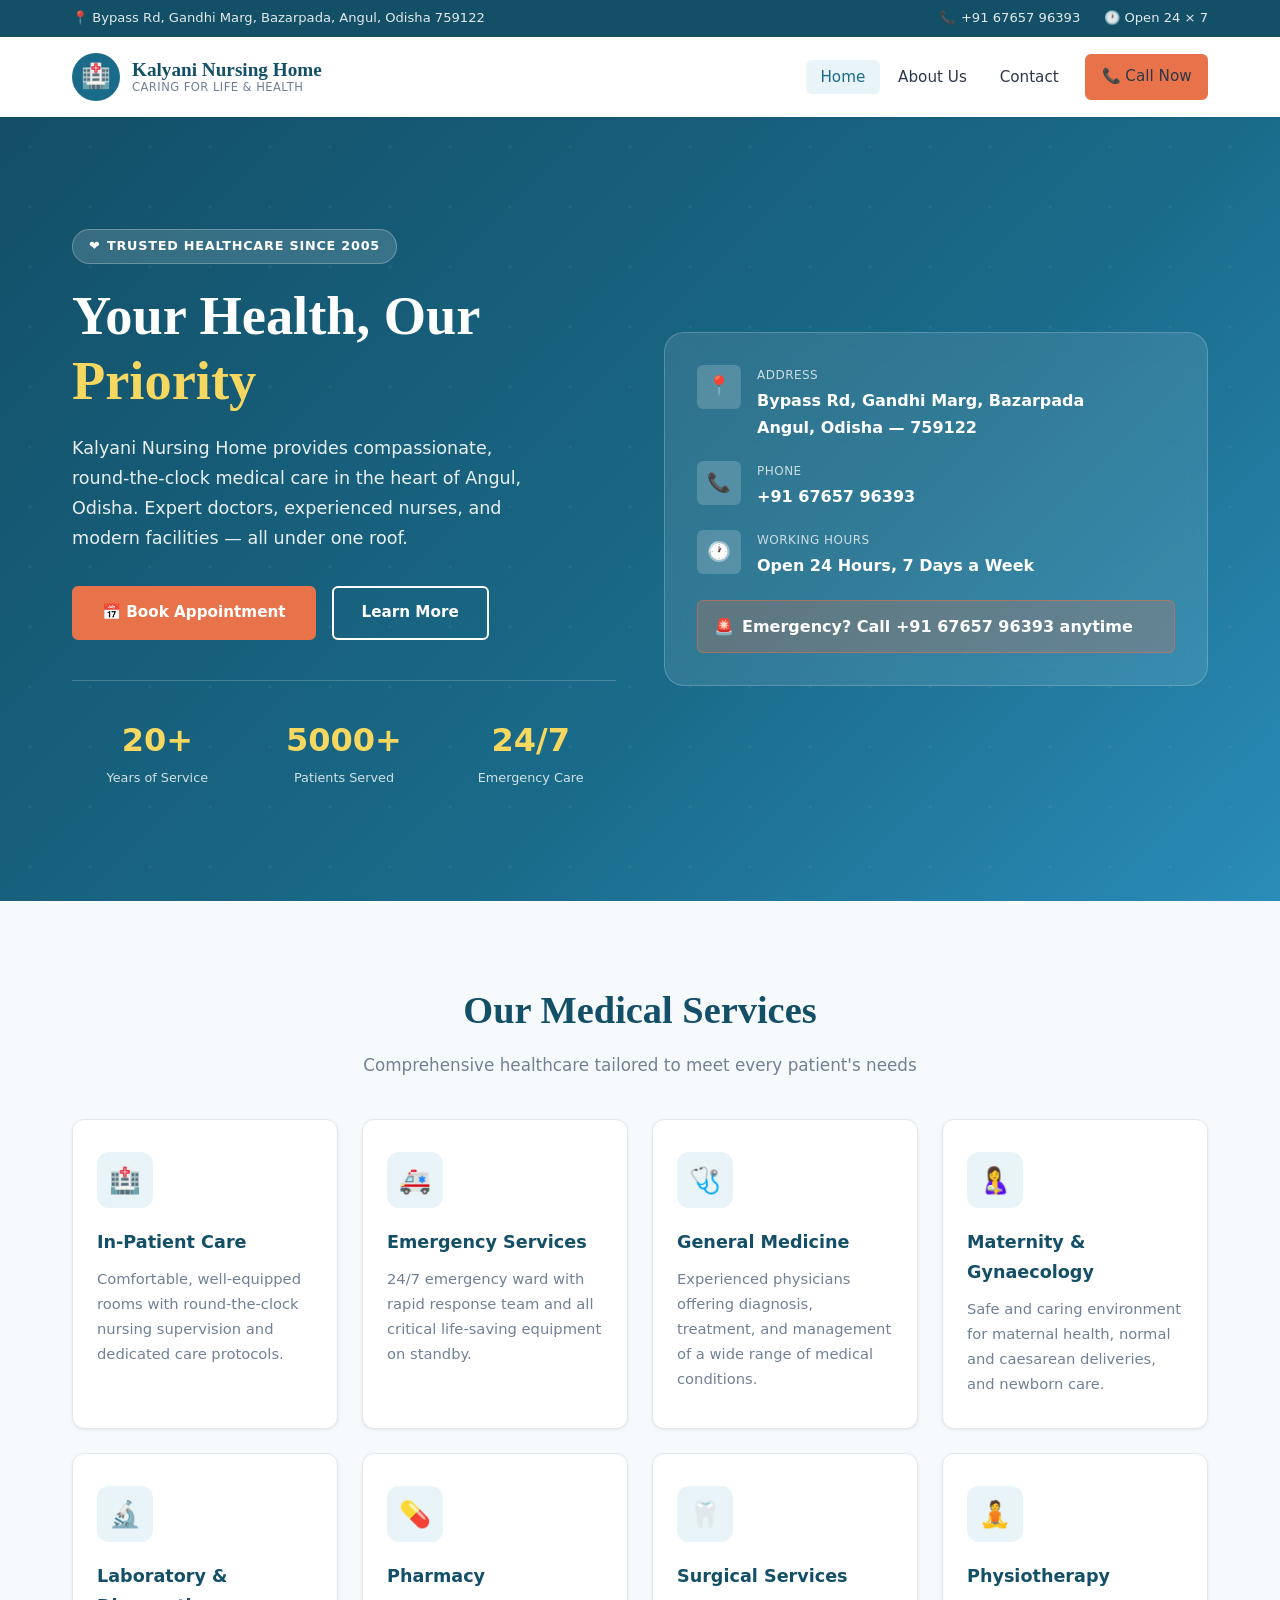
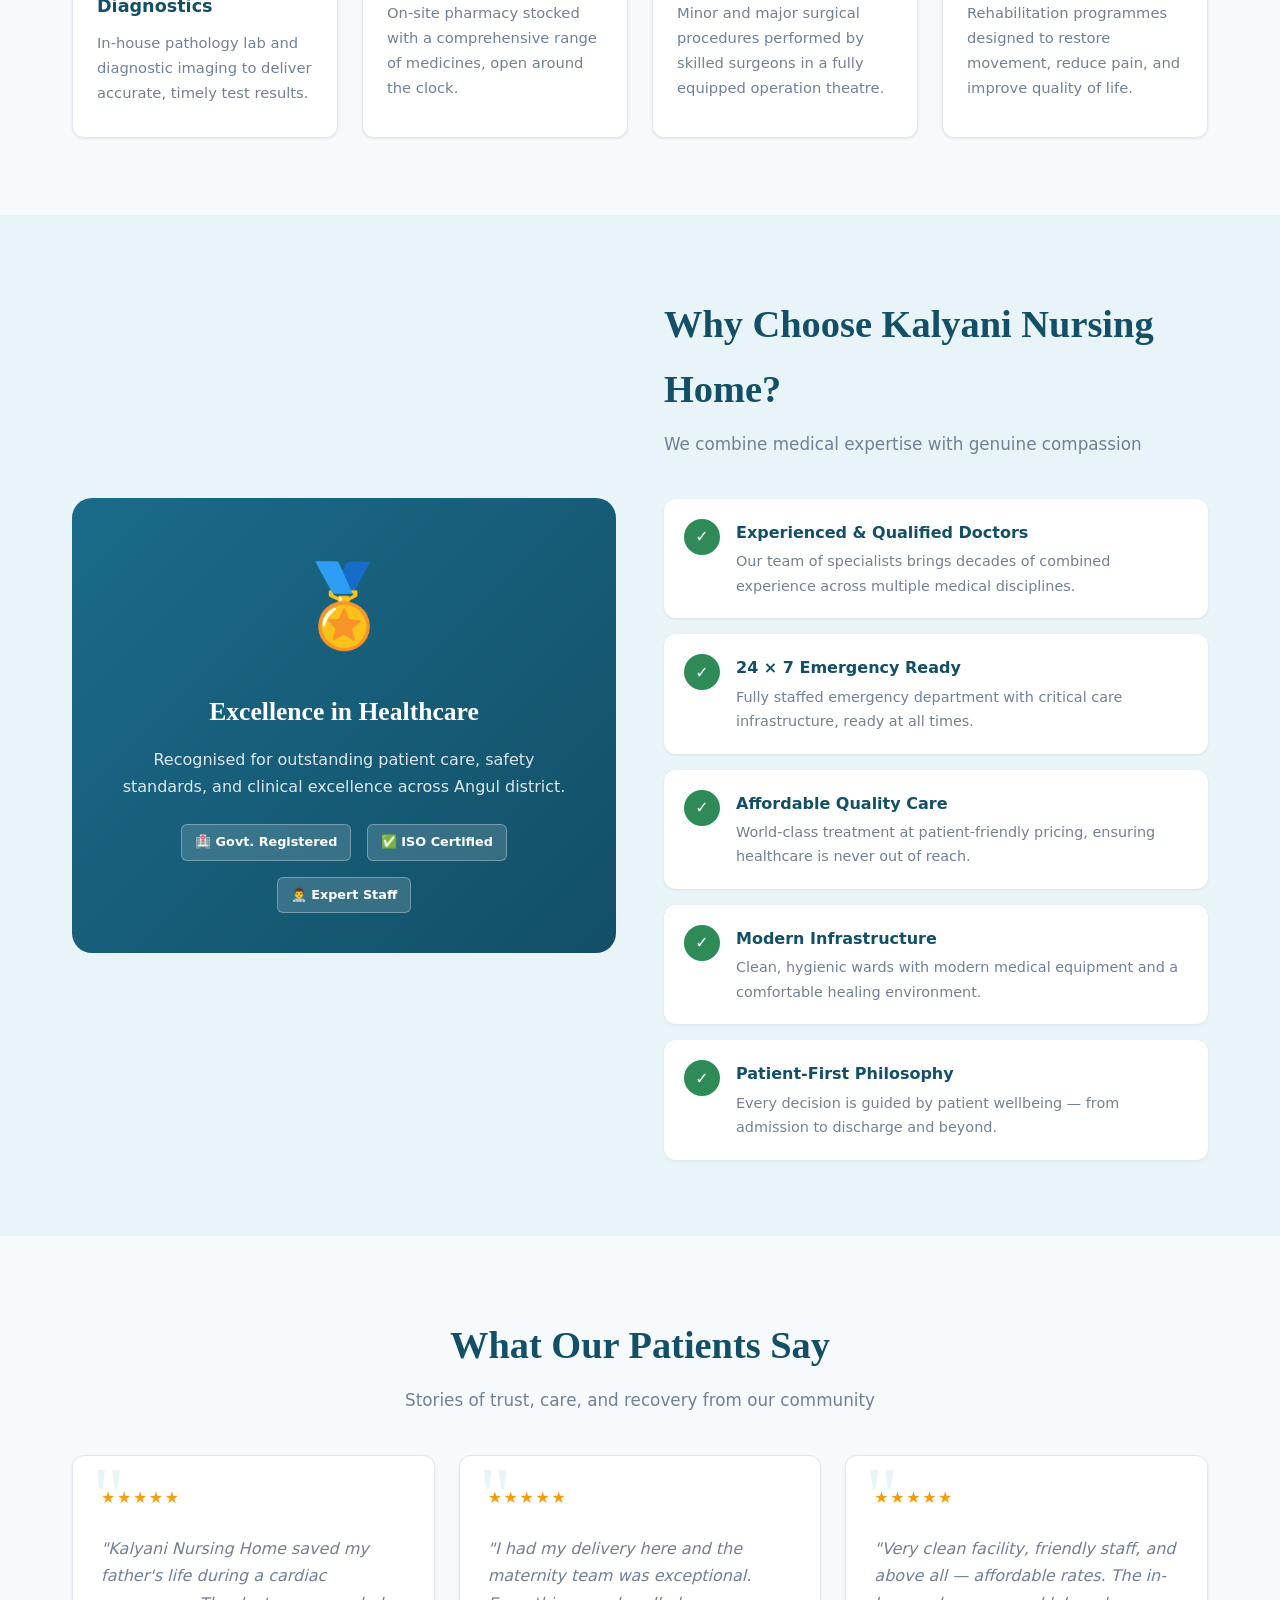
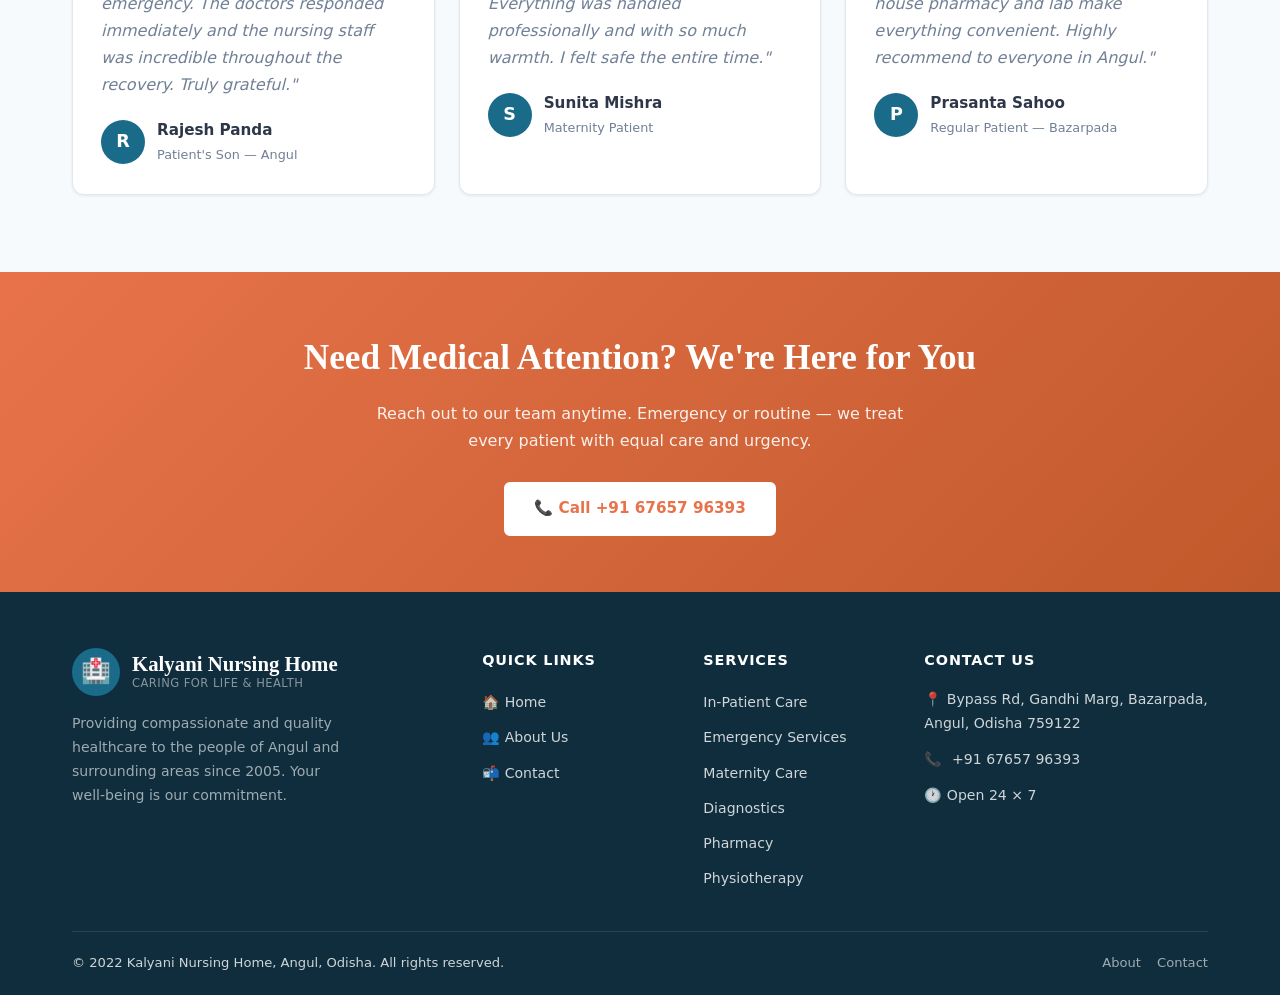
<file: index.html>
<!DOCTYPE html>
<html lang="en">
<head>
  <meta charset="UTF-8" />
  <meta name="viewport" content="width=device-width, initial-scale=1.0" />
  <meta name="description" content="Kalyani Nursing Home — Professional healthcare and nursing services in Angul, Odisha. Providing compassionate care 24/7." />
  <title>Kalyani Nursing Home | Angul, Odisha</title>
  <link rel="stylesheet" href="styles.css" />
  <link rel="icon" href="data:image/svg+xml,<svg xmlns='http://www.w3.org/2000/svg' viewBox='0 0 32 32'><rect width='32' height='32' rx='6' fill='%231a6b8a'/><text x='50%25' y='58%25' font-size='20' text-anchor='middle' dominant-baseline='middle' fill='white'>🏥</text></svg>" />
</head>
<body>

  <!-- ===== TOPBAR ===== -->
  <div class="topbar">
    <div class="container">
      <span class="topbar-item">📍 Bypass Rd, Gandhi Marg, Bazarpada, Angul, Odisha 759122</span>
      <div style="display:flex;gap:1.5rem;flex-wrap:wrap;">
        <a href="tel:6765796393" class="topbar-item">📞 <span>+91 67657 96393</span></a>
        <span class="topbar-item">🕐 Open 24 × 7</span>
      </div>
    </div>
  </div>

  <!-- ===== HEADER ===== -->
  <header class="header">
    <nav class="container nav-inner">
      <a href="index.html" class="logo" aria-label="Kalyani Nursing Home Home">
        <div class="logo-icon" aria-hidden="true">🏥</div>
        <div class="logo-text">
          <div class="logo-name">Kalyani Nursing Home</div>
          <div class="logo-tagline">Caring for Life &amp; Health</div>
        </div>
      </a>

      <ul class="nav-links" id="navLinks" role="list">
        <li><a href="index.html" class="active" aria-current="page">Home</a></li>
        <li><a href="about.html">About Us</a></li>
        <li><a href="contact.html">Contact</a></li>
        <li><a href="tel:6765796393" class="btn btn-primary nav-cta">📞 Call Now</a></li>
      </ul>

      <button class="hamburger" id="hamburger" aria-label="Toggle navigation" aria-expanded="false" aria-controls="navLinks">
        <span></span><span></span><span></span>
      </button>
    </nav>
  </header>

  <!-- ===== HERO ===== -->
  <section class="hero">
    <div class="container hero-inner">
      <div class="hero-content">
        <div class="hero-badge">
          <span>❤️</span> Trusted Healthcare Since 2005
        </div>
        <h1>Your Health, Our <span>Priority</span></h1>
        <p class="hero-desc">
          Kalyani Nursing Home provides compassionate, round-the-clock medical care in the heart of Angul, Odisha. Expert doctors, experienced nurses, and modern facilities — all under one roof.
        </p>
        <div class="hero-actions">
          <a href="contact.html" class="btn btn-primary">📅 Book Appointment</a>
          <a href="about.html" class="btn btn-outline">Learn More</a>
        </div>

        <div class="hero-stats">
          <div class="stat-item">
            <div class="stat-num">20+</div>
            <div class="stat-label">Years of Service</div>
          </div>
          <div class="stat-item">
            <div class="stat-num">5000+</div>
            <div class="stat-label">Patients Served</div>
          </div>
          <div class="stat-item">
            <div class="stat-num">24/7</div>
            <div class="stat-label">Emergency Care</div>
          </div>
        </div>
      </div>

      <!-- Info Card -->
      <div class="hero-card" aria-label="Quick Contact Information">
        <div class="info-row">
          <div class="info-icon">📍</div>
          <div>
            <div class="info-label">Address</div>
            <div class="info-value">Bypass Rd, Gandhi Marg, Bazarpada<br>Angul, Odisha — 759122</div>
          </div>
        </div>

        <div class="info-row">
          <div class="info-icon">📞</div>
          <div>
            <div class="info-label">Phone</div>
            <div class="info-value"><a href="tel:6765796393" style="color:white;">+91 67657 96393</a></div>
          </div>
        </div>

        <div class="info-row">
          <div class="info-icon">🕐</div>
          <div>
            <div class="info-label">Working Hours</div>
            <div class="info-value">Open 24 Hours, 7 Days a Week</div>
          </div>
        </div>

        <div class="emergency-strip">
          <span>🚨</span>
          <span>Emergency? Call <strong>+91 67657 96393</strong> anytime</span>
        </div>
      </div>
    </div>
  </section>

  <!-- ===== SERVICES ===== -->
  <section class="section-padding" aria-labelledby="services-heading">
    <div class="container">
      <div class="text-center">
        <h2 class="section-title" id="services-heading">Our Medical Services</h2>
        <p class="section-subtitle">Comprehensive healthcare tailored to meet every patient's needs</p>
      </div>

      <div class="services-grid">

        <article class="service-card fade-in">
          <div class="service-icon">🏥</div>
          <h3>In-Patient Care</h3>
          <p>Comfortable, well-equipped rooms with round-the-clock nursing supervision and dedicated care protocols.</p>
        </article>

        <article class="service-card fade-in">
          <div class="service-icon">🚑</div>
          <h3>Emergency Services</h3>
          <p>24/7 emergency ward with rapid response team and all critical life-saving equipment on standby.</p>
        </article>

        <article class="service-card fade-in">
          <div class="service-icon">🩺</div>
          <h3>General Medicine</h3>
          <p>Experienced physicians offering diagnosis, treatment, and management of a wide range of medical conditions.</p>
        </article>

        <article class="service-card fade-in">
          <div class="service-icon">🤱</div>
          <h3>Maternity &amp; Gynaecology</h3>
          <p>Safe and caring environment for maternal health, normal and caesarean deliveries, and newborn care.</p>
        </article>

        <article class="service-card fade-in">
          <div class="service-icon">🔬</div>
          <h3>Laboratory &amp; Diagnostics</h3>
          <p>In-house pathology lab and diagnostic imaging to deliver accurate, timely test results.</p>
        </article>

        <article class="service-card fade-in">
          <div class="service-icon">💊</div>
          <h3>Pharmacy</h3>
          <p>On-site pharmacy stocked with a comprehensive range of medicines, open around the clock.</p>
        </article>

        <article class="service-card fade-in">
          <div class="service-icon">🦷</div>
          <h3>Surgical Services</h3>
          <p>Minor and major surgical procedures performed by skilled surgeons in a fully equipped operation theatre.</p>
        </article>

        <article class="service-card fade-in">
          <div class="service-icon">🧘</div>
          <h3>Physiotherapy</h3>
          <p>Rehabilitation programmes designed to restore movement, reduce pain, and improve quality of life.</p>
        </article>

      </div>
    </div>
  </section>

  <!-- ===== WHY CHOOSE US ===== -->
  <section class="why-section section-padding" aria-labelledby="why-heading">
    <div class="container">
      <div class="why-inner">
        <div class="why-visual">
          <div class="why-visual-icon">🏅</div>
          <h3>Excellence in Healthcare</h3>
          <p>Recognised for outstanding patient care, safety standards, and clinical excellence across Angul district.</p>
          <div class="cert-badges">
            <span class="cert-badge">🏥 Govt. Registered</span>
            <span class="cert-badge">✅ ISO Certified</span>
            <span class="cert-badge">👨‍⚕️ Expert Staff</span>
          </div>
        </div>

        <div>
          <h2 class="section-title" id="why-heading">Why Choose Kalyani Nursing Home?</h2>
          <p class="section-subtitle">We combine medical expertise with genuine compassion</p>

          <div class="why-list">
            <div class="why-item fade-in">
              <div class="why-check">✓</div>
              <div>
                <h4>Experienced &amp; Qualified Doctors</h4>
                <p>Our team of specialists brings decades of combined experience across multiple medical disciplines.</p>
              </div>
            </div>

            <div class="why-item fade-in">
              <div class="why-check">✓</div>
              <div>
                <h4>24 × 7 Emergency Ready</h4>
                <p>Fully staffed emergency department with critical care infrastructure, ready at all times.</p>
              </div>
            </div>

            <div class="why-item fade-in">
              <div class="why-check">✓</div>
              <div>
                <h4>Affordable Quality Care</h4>
                <p>World-class treatment at patient-friendly pricing, ensuring healthcare is never out of reach.</p>
              </div>
            </div>

            <div class="why-item fade-in">
              <div class="why-check">✓</div>
              <div>
                <h4>Modern Infrastructure</h4>
                <p>Clean, hygienic wards with modern medical equipment and a comfortable healing environment.</p>
              </div>
            </div>

            <div class="why-item fade-in">
              <div class="why-check">✓</div>
              <div>
                <h4>Patient-First Philosophy</h4>
                <p>Every decision is guided by patient wellbeing — from admission to discharge and beyond.</p>
              </div>
            </div>
          </div>
        </div>
      </div>
    </div>
  </section>

  <!-- ===== TESTIMONIALS ===== -->
  <section class="section-padding" aria-labelledby="testimonials-heading">
    <div class="container">
      <div class="text-center">
        <h2 class="section-title" id="testimonials-heading">What Our Patients Say</h2>
        <p class="section-subtitle">Stories of trust, care, and recovery from our community</p>
      </div>

      <div class="testimonials-grid">

        <blockquote class="testimonial-card fade-in">
          <div class="stars">★★★★★</div>
          <p class="testimonial-text">"Kalyani Nursing Home saved my father's life during a cardiac emergency. The doctors responded immediately and the nursing staff was incredible throughout the recovery. Truly grateful."</p>
          <div class="testimonial-author">
            <div class="author-avatar">R</div>
            <div>
              <div class="author-name">Rajesh Panda</div>
              <div class="author-role">Patient's Son — Angul</div>
            </div>
          </div>
        </blockquote>

        <blockquote class="testimonial-card fade-in">
          <div class="stars">★★★★★</div>
          <p class="testimonial-text">"I had my delivery here and the maternity team was exceptional. Everything was handled professionally and with so much warmth. I felt safe the entire time."</p>
          <div class="testimonial-author">
            <div class="author-avatar">S</div>
            <div>
              <div class="author-name">Sunita Mishra</div>
              <div class="author-role">Maternity Patient</div>
            </div>
          </div>
        </blockquote>

        <blockquote class="testimonial-card fade-in">
          <div class="stars">★★★★★</div>
          <p class="testimonial-text">"Very clean facility, friendly staff, and above all — affordable rates. The in-house pharmacy and lab make everything convenient. Highly recommend to everyone in Angul."</p>
          <div class="testimonial-author">
            <div class="author-avatar">P</div>
            <div>
              <div class="author-name">Prasanta Sahoo</div>
              <div class="author-role">Regular Patient — Bazarpada</div>
            </div>
          </div>
        </blockquote>

      </div>
    </div>
  </section>

  <!-- ===== CTA BANNER ===== -->
  <section class="cta-banner" aria-labelledby="cta-heading">
    <div class="container">
      <h2 id="cta-heading">Need Medical Attention? We're Here for You</h2>
      <p>Reach out to our team anytime. Emergency or routine — we treat every patient with equal care and urgency.</p>
      <a href="tel:6765796393" class="btn">📞 Call +91 67657 96393</a>
    </div>
  </section>

  <!-- ===== FOOTER ===== -->
  <footer class="footer" role="contentinfo">
    <div class="container">
      <div class="footer-inner">

        <div class="footer-brand">
          <div class="logo">
            <div class="logo-icon" aria-hidden="true">🏥</div>
            <div class="logo-text">
              <div class="logo-name">Kalyani Nursing Home</div>
              <div class="logo-tagline">Caring for Life &amp; Health</div>
            </div>
          </div>
          <p>Providing compassionate and quality healthcare to the people of Angul and surrounding areas since 2005. Your well-being is our commitment.</p>
        </div>

        <div class="footer-col">
          <h4>Quick Links</h4>
          <ul class="footer-links">
            <li><a href="index.html">🏠 Home</a></li>
            <li><a href="about.html">👥 About Us</a></li>
            <li><a href="contact.html">📬 Contact</a></li>
          </ul>
        </div>

        <div class="footer-col">
          <h4>Services</h4>
          <ul class="footer-links">
            <li><a href="#">In-Patient Care</a></li>
            <li><a href="#">Emergency Services</a></li>
            <li><a href="#">Maternity Care</a></li>
            <li><a href="#">Diagnostics</a></li>
            <li><a href="#">Pharmacy</a></li>
            <li><a href="#">Physiotherapy</a></li>
          </ul>
        </div>

        <div class="footer-col">
          <h4>Contact Us</h4>
          <ul class="footer-contact-list">
            <li class="footer-contact-item">📍 Bypass Rd, Gandhi Marg, Bazarpada, Angul, Odisha 759122</li>
            <li class="footer-contact-item">📞 <a href="tel:6765796393">+91 67657 96393</a></li>
            <li class="footer-contact-item">🕐 Open 24 × 7</li>
          </ul>
        </div>

      </div>

      <div class="footer-bottom">
        <p>© 2022 Kalyani Nursing Home, Angul, Odisha. All rights reserved.</p>
        <div style="display:flex;gap:1rem;">
          <a href="about.html">About</a>
          <a href="contact.html">Contact</a>
        </div>
      </div>
    </div>
  </footer>

  <script src="main.js"></script>
</body>
</html>
</file>
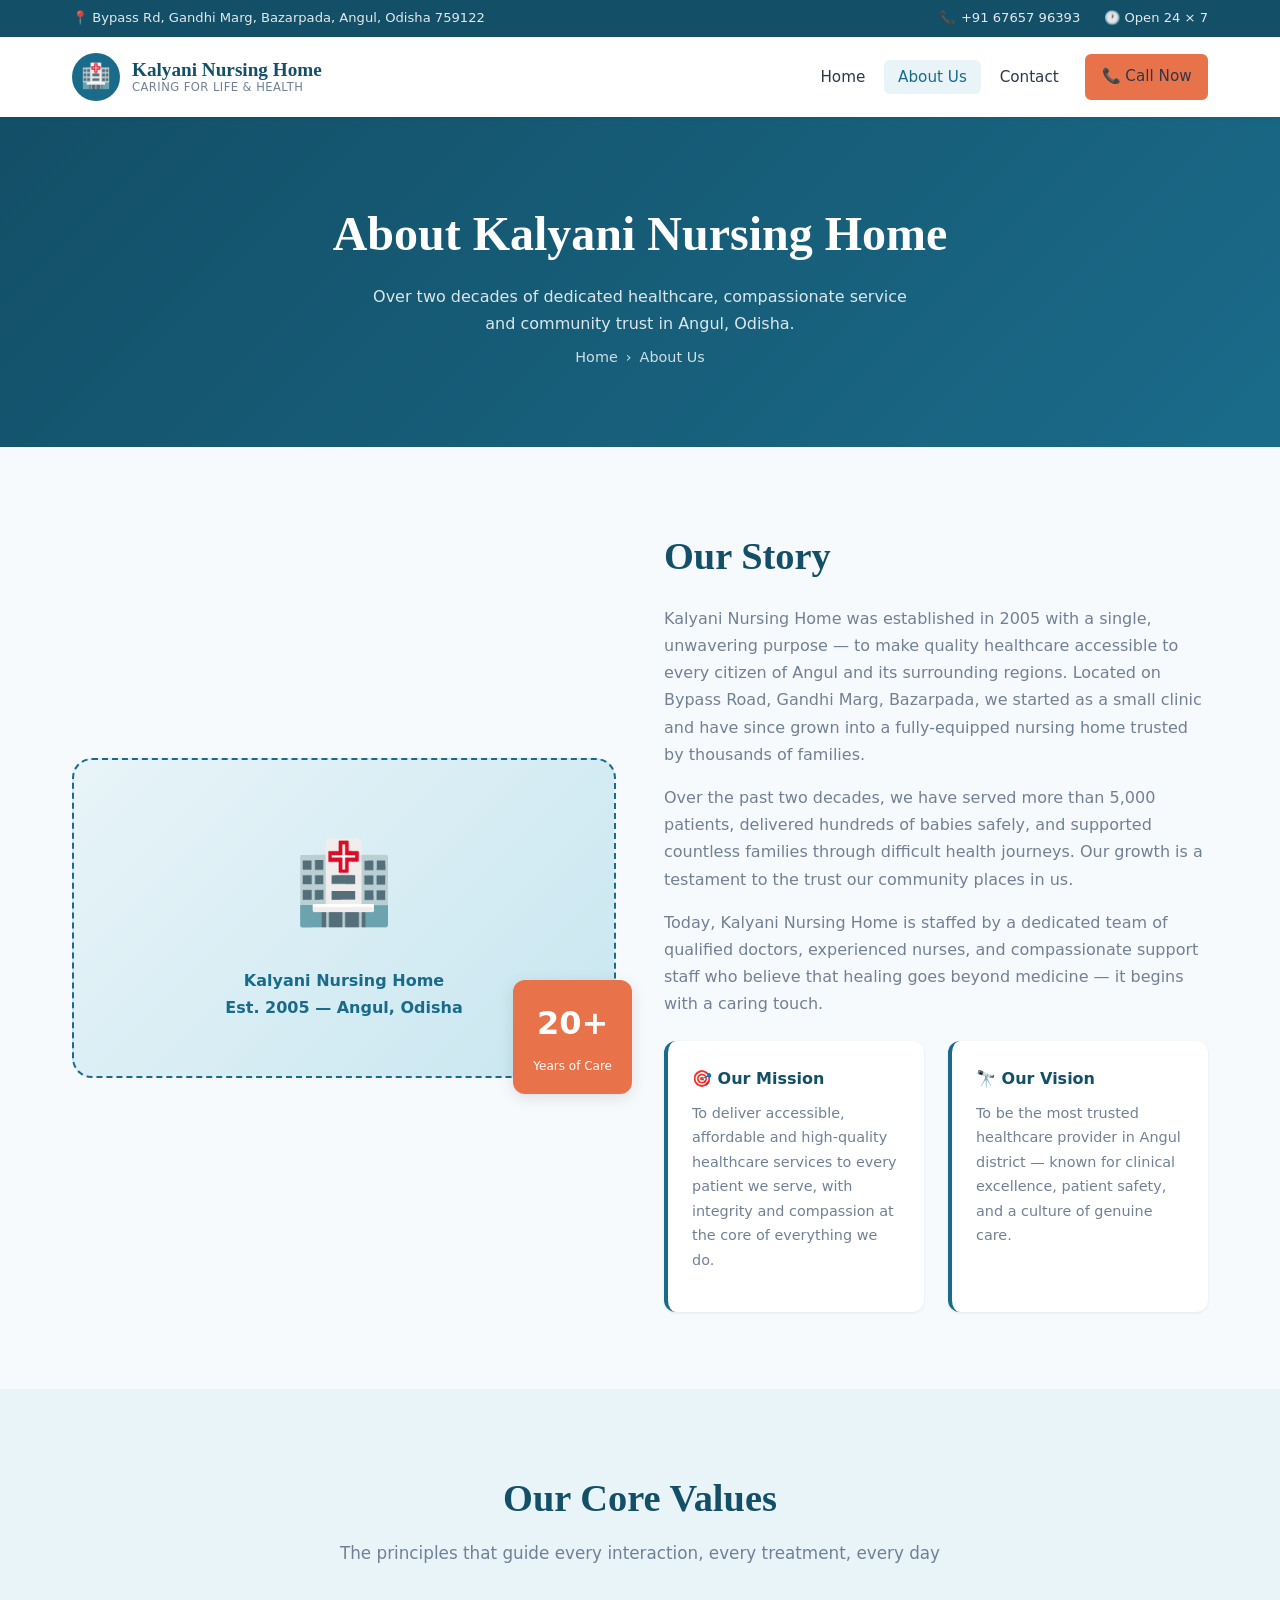
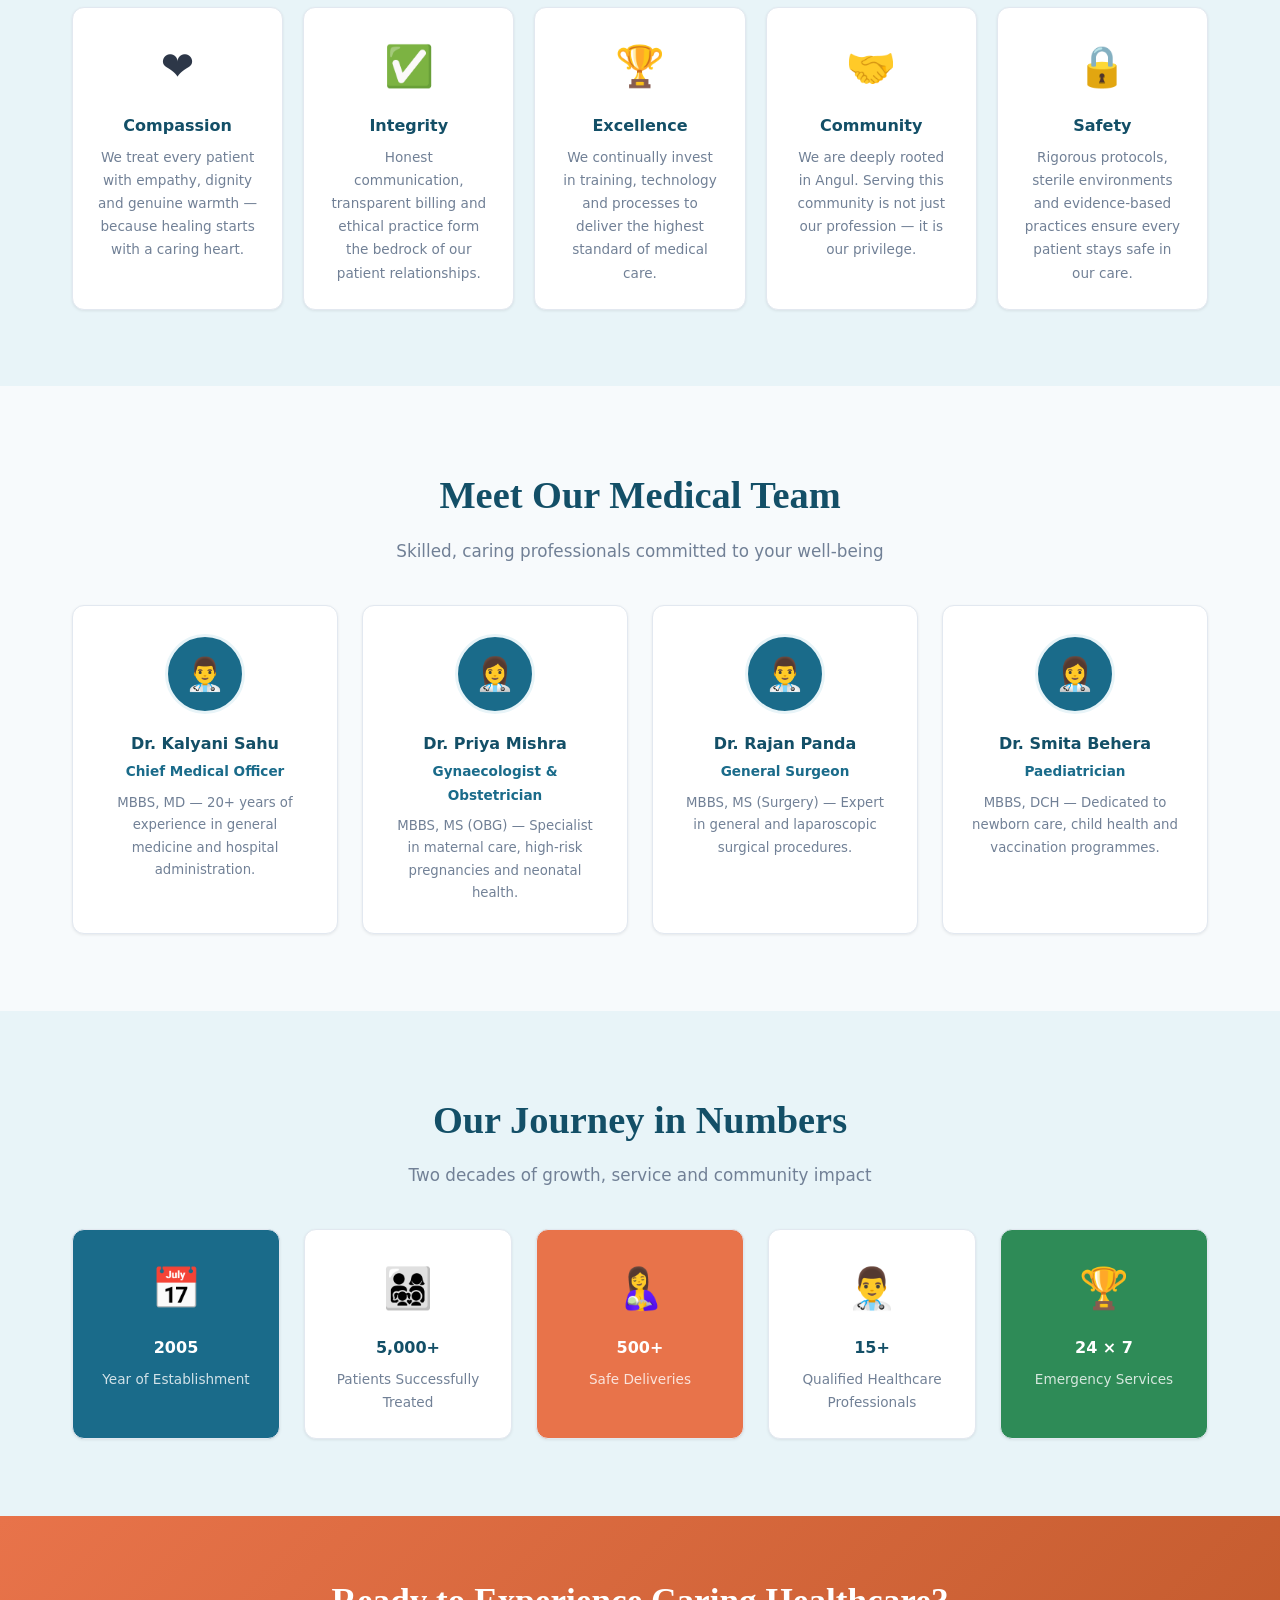
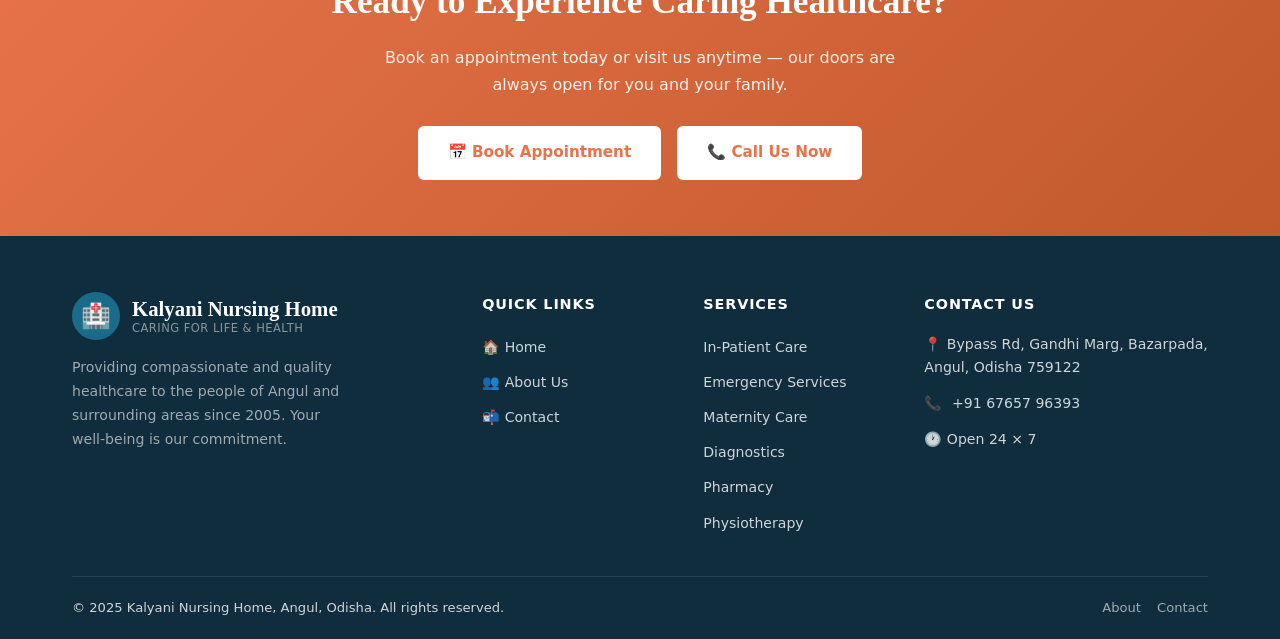
<file: about.html>
<!DOCTYPE html>
<html lang="en">
<head>
  <meta charset="UTF-8" />
  <meta name="viewport" content="width=device-width, initial-scale=1.0" />
  <meta name="description" content="About Kalyani Nursing Home — Learn about our history, mission, experienced medical team and core values in Angul, Odisha." />
  <title>About Us | Kalyani Nursing Home, Angul</title>
  <link rel="stylesheet" href="styles.css" />
  <link rel="icon" href="data:image/svg+xml,<svg xmlns='http://www.w3.org/2000/svg' viewBox='0 0 32 32'><rect width='32' height='32' rx='6' fill='%231a6b8a'/><text x='50%25' y='58%25' font-size='20' text-anchor='middle' dominant-baseline='middle' fill='white'>🏥</text></svg>" />
</head>
<body>

  <!-- ===== TOPBAR ===== -->
  <div class="topbar">
    <div class="container">
      <span class="topbar-item">📍 Bypass Rd, Gandhi Marg, Bazarpada, Angul, Odisha 759122</span>
      <div style="display:flex;gap:1.5rem;flex-wrap:wrap;">
        <a href="tel:6765796393" class="topbar-item">📞 <span>+91 67657 96393</span></a>
        <span class="topbar-item">🕐 Open 24 × 7</span>
      </div>
    </div>
  </div>

  <!-- ===== HEADER ===== -->
  <header class="header">
    <nav class="container nav-inner">
      <a href="index.html" class="logo" aria-label="Kalyani Nursing Home Home">
        <div class="logo-icon" aria-hidden="true">🏥</div>
        <div class="logo-text">
          <div class="logo-name">Kalyani Nursing Home</div>
          <div class="logo-tagline">Caring for Life &amp; Health</div>
        </div>
      </a>

      <ul class="nav-links" id="navLinks" role="list">
        <li><a href="index.html">Home</a></li>
        <li><a href="about.html" class="active" aria-current="page">About Us</a></li>
        <li><a href="contact.html">Contact</a></li>
        <li><a href="tel:6765796393" class="btn btn-primary nav-cta">📞 Call Now</a></li>
      </ul>

      <button class="hamburger" id="hamburger" aria-label="Toggle navigation" aria-expanded="false" aria-controls="navLinks">
        <span></span><span></span><span></span>
      </button>
    </nav>
  </header>

  <!-- ===== PAGE HERO ===== -->
  <section class="page-hero">
    <div class="container">
      <h1>About Kalyani Nursing Home</h1>
      <p style="opacity:.85;max-width:560px;margin-inline:auto;margin-top:.5rem;">
        Over two decades of dedicated healthcare, compassionate service and community trust in Angul, Odisha.
      </p>
      <nav class="breadcrumb" aria-label="Breadcrumb">
        <a href="index.html">Home</a>
        <span aria-hidden="true">›</span>
        <span aria-current="page">About Us</span>
      </nav>
    </div>
  </section>

  <!-- ===== OUR STORY ===== -->
  <section class="section-padding" aria-labelledby="story-heading">
    <div class="container about-story">

      <div class="about-image-block">
        <div class="about-img-placeholder">
          <div class="big-icon">🏥</div>
          <p>Kalyani Nursing Home<br>Est. 2005 — Angul, Odisha</p>
        </div>
        <div class="about-badge-float">
          <span class="num">20+</span>
          <span class="lbl">Years of Care</span>
        </div>
      </div>

      <div class="about-text">
        <h2 class="section-title" id="story-heading">Our Story</h2>
        <p>
          Kalyani Nursing Home was established in 2005 with a single, unwavering purpose — to make quality healthcare accessible to every citizen of Angul and its surrounding regions. Located on Bypass Road, Gandhi Marg, Bazarpada, we started as a small clinic and have since grown into a fully-equipped nursing home trusted by thousands of families.
        </p>
        <p>
          Over the past two decades, we have served more than 5,000 patients, delivered hundreds of babies safely, and supported countless families through difficult health journeys. Our growth is a testament to the trust our community places in us.
        </p>
        <p>
          Today, Kalyani Nursing Home is staffed by a dedicated team of qualified doctors, experienced nurses, and compassionate support staff who believe that healing goes beyond medicine — it begins with a caring touch.
        </p>

        <div class="mission-vision">
          <div class="mv-card">
            <h4>🎯 Our Mission</h4>
            <p>To deliver accessible, affordable and high-quality healthcare services to every patient we serve, with integrity and compassion at the core of everything we do.</p>
          </div>
          <div class="mv-card">
            <h4>🔭 Our Vision</h4>
            <p>To be the most trusted healthcare provider in Angul district — known for clinical excellence, patient safety, and a culture of genuine care.</p>
          </div>
        </div>
      </div>

    </div>
  </section>

  <!-- ===== OUR VALUES ===== -->
  <section class="section-padding" style="background:var(--clr-primary-light);" aria-labelledby="values-heading">
    <div class="container">
      <div class="text-center">
        <h2 class="section-title" id="values-heading">Our Core Values</h2>
        <p class="section-subtitle">The principles that guide every interaction, every treatment, every day</p>
      </div>

      <div class="values-grid">

        <div class="value-card fade-in">
          <div class="value-icon">❤️</div>
          <h4>Compassion</h4>
          <p>We treat every patient with empathy, dignity and genuine warmth — because healing starts with a caring heart.</p>
        </div>

        <div class="value-card fade-in">
          <div class="value-icon">✅</div>
          <h4>Integrity</h4>
          <p>Honest communication, transparent billing and ethical practice form the bedrock of our patient relationships.</p>
        </div>

        <div class="value-card fade-in">
          <div class="value-icon">🏆</div>
          <h4>Excellence</h4>
          <p>We continually invest in training, technology and processes to deliver the highest standard of medical care.</p>
        </div>

        <div class="value-card fade-in">
          <div class="value-icon">🤝</div>
          <h4>Community</h4>
          <p>We are deeply rooted in Angul. Serving this community is not just our profession — it is our privilege.</p>
        </div>

        <div class="value-card fade-in">
          <div class="value-icon">🔒</div>
          <h4>Safety</h4>
          <p>Rigorous protocols, sterile environments and evidence-based practices ensure every patient stays safe in our care.</p>
        </div>

      </div>
    </div>
  </section>

  <!-- ===== OUR TEAM ===== -->
  <section class="section-padding" aria-labelledby="team-heading">
    <div class="container">
      <div class="text-center">
        <h2 class="section-title" id="team-heading">Meet Our Medical Team</h2>
        <p class="section-subtitle">Skilled, caring professionals committed to your well-being</p>
      </div>

      <div class="team-grid">

        <div class="team-card fade-in">
          <div class="team-avatar">👨‍⚕️</div>
          <div class="team-name">Dr. Kalyani Sahu</div>
          <div class="team-role">Chief Medical Officer</div>
          <p class="team-desc">MBBS, MD — 20+ years of experience in general medicine and hospital administration.</p>
        </div>

        <div class="team-card fade-in">
          <div class="team-avatar">👩‍⚕️</div>
          <div class="team-name">Dr. Priya Mishra</div>
          <div class="team-role">Gynaecologist &amp; Obstetrician</div>
          <p class="team-desc">MBBS, MS (OBG) — Specialist in maternal care, high-risk pregnancies and neonatal health.</p>
        </div>

        <div class="team-card fade-in">
          <div class="team-avatar">👨‍⚕️</div>
          <div class="team-name">Dr. Rajan Panda</div>
          <div class="team-role">General Surgeon</div>
          <p class="team-desc">MBBS, MS (Surgery) — Expert in general and laparoscopic surgical procedures.</p>
        </div>

        <div class="team-card fade-in">
          <div class="team-avatar">👩‍⚕️</div>
          <div class="team-name">Dr. Smita Behera</div>
          <div class="team-role">Paediatrician</div>
          <p class="team-desc">MBBS, DCH — Dedicated to newborn care, child health and vaccination programmes.</p>
        </div>

      </div>
    </div>
  </section>

  <!-- ===== MILESTONES ===== -->
  <section class="section-padding" style="background:var(--clr-primary-light);" aria-labelledby="milestones-heading">
    <div class="container">
      <div class="text-center">
        <h2 class="section-title" id="milestones-heading">Our Journey in Numbers</h2>
        <p class="section-subtitle">Two decades of growth, service and community impact</p>
      </div>

      <div style="display:grid;grid-template-columns:repeat(auto-fit,minmax(180px,1fr));gap:1.5rem;margin-top:1rem;">

        <div class="value-card fade-in" style="background:var(--clr-primary);color:white;">
          <div class="value-icon">📅</div>
          <h4 style="color:white;">2005</h4>
          <p style="color:rgba(255,255,255,.8);">Year of Establishment</p>
        </div>

        <div class="value-card fade-in">
          <div class="value-icon">👨‍👩‍👧‍👦</div>
          <h4>5,000+</h4>
          <p>Patients Successfully Treated</p>
        </div>

        <div class="value-card fade-in" style="background:var(--clr-accent);color:white;">
          <div class="value-icon">🤱</div>
          <h4 style="color:white;">500+</h4>
          <p style="color:rgba(255,255,255,.8);">Safe Deliveries</p>
        </div>

        <div class="value-card fade-in">
          <div class="value-icon">👨‍⚕️</div>
          <h4>15+</h4>
          <p>Qualified Healthcare Professionals</p>
        </div>

        <div class="value-card fade-in" style="background:var(--clr-green);color:white;">
          <div class="value-icon">🏆</div>
          <h4 style="color:white;">24 × 7</h4>
          <p style="color:rgba(255,255,255,.8);">Emergency Services</p>
        </div>

      </div>
    </div>
  </section>

  <!-- ===== CTA BANNER ===== -->
  <section class="cta-banner" aria-labelledby="cta-heading">
    <div class="container">
      <h2 id="cta-heading">Ready to Experience Caring Healthcare?</h2>
      <p>Book an appointment today or visit us anytime — our doors are always open for you and your family.</p>
      <div style="display:flex;gap:1rem;justify-content:center;flex-wrap:wrap;">
        <a href="contact.html" class="btn" style="background:white;color:var(--clr-accent);">📅 Book Appointment</a>
        <a href="tel:6765796393" class="btn btn-outline">📞 Call Us Now</a>
      </div>
    </div>
  </section>

  <!-- ===== FOOTER ===== -->
  <footer class="footer" role="contentinfo">
    <div class="container">
      <div class="footer-inner">

        <div class="footer-brand">
          <div class="logo">
            <div class="logo-icon" aria-hidden="true">🏥</div>
            <div class="logo-text">
              <div class="logo-name">Kalyani Nursing Home</div>
              <div class="logo-tagline">Caring for Life &amp; Health</div>
            </div>
          </div>
          <p>Providing compassionate and quality healthcare to the people of Angul and surrounding areas since 2005. Your well-being is our commitment.</p>
        </div>

        <div class="footer-col">
          <h4>Quick Links</h4>
          <ul class="footer-links">
            <li><a href="index.html">🏠 Home</a></li>
            <li><a href="about.html">👥 About Us</a></li>
            <li><a href="contact.html">📬 Contact</a></li>
          </ul>
        </div>

        <div class="footer-col">
          <h4>Services</h4>
          <ul class="footer-links">
            <li><a href="#">In-Patient Care</a></li>
            <li><a href="#">Emergency Services</a></li>
            <li><a href="#">Maternity Care</a></li>
            <li><a href="#">Diagnostics</a></li>
            <li><a href="#">Pharmacy</a></li>
            <li><a href="#">Physiotherapy</a></li>
          </ul>
        </div>

        <div class="footer-col">
          <h4>Contact Us</h4>
          <ul class="footer-contact-list">
            <li class="footer-contact-item">📍 Bypass Rd, Gandhi Marg, Bazarpada, Angul, Odisha 759122</li>
            <li class="footer-contact-item">📞 <a href="tel:6765796393">+91 67657 96393</a></li>
            <li class="footer-contact-item">🕐 Open 24 × 7</li>
          </ul>
        </div>

      </div>

      <div class="footer-bottom">
        <p>© 2025 Kalyani Nursing Home, Angul, Odisha. All rights reserved.</p>
        <div style="display:flex;gap:1rem;">
          <a href="about.html">About</a>
          <a href="contact.html">Contact</a>
        </div>
      </div>
    </div>
  </footer>

  <script src="main.js"></script>
</body>
</html>
</file>
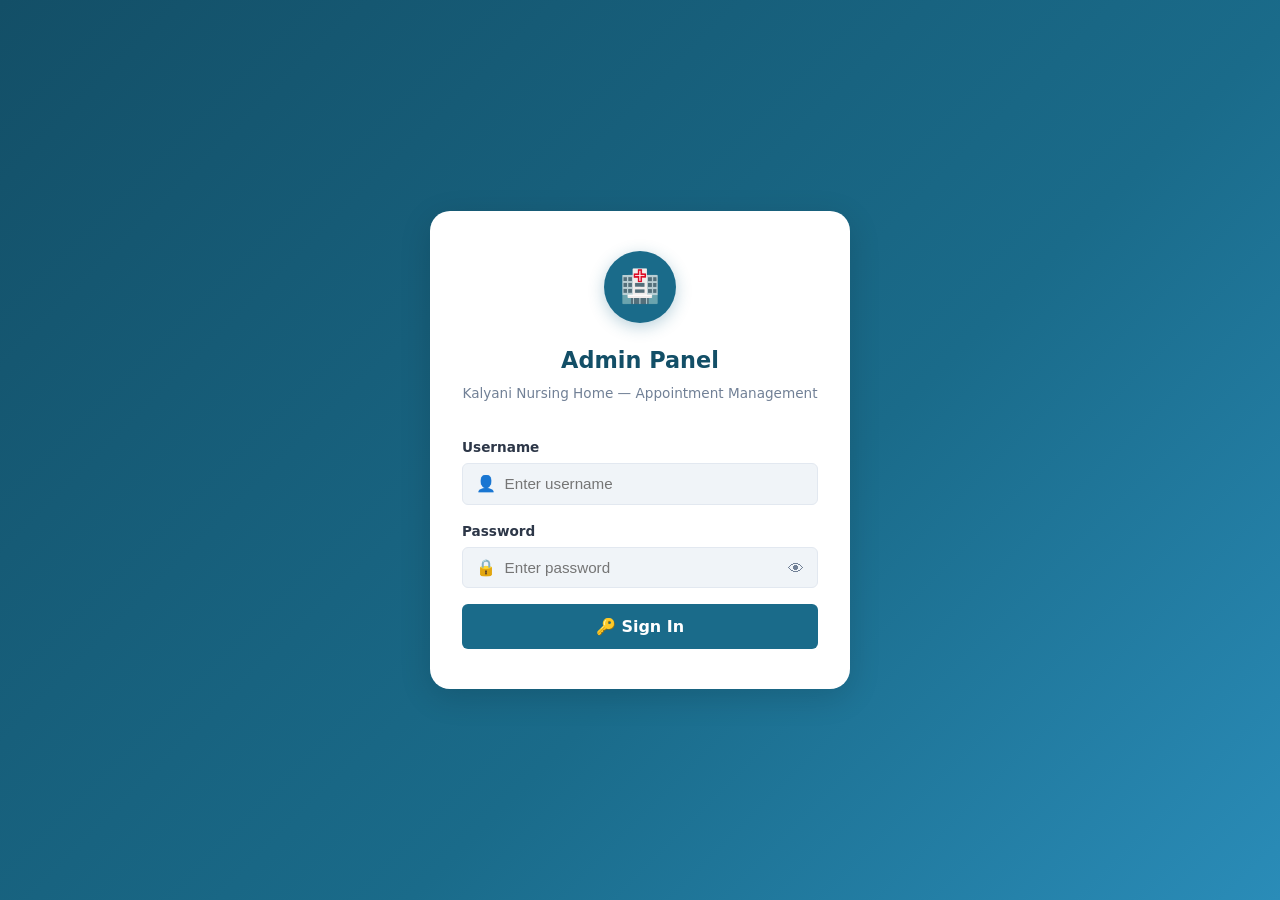
<file: admin.html>
<!DOCTYPE html>
<html lang="en">
<head>
  <meta charset="UTF-8" />
  <meta name="viewport" content="width=device-width, initial-scale=1.0" />
  <title>Admin Panel | Kalyani Nursing Home</title>
  <link rel="stylesheet" href="admin.css" />
  <link rel="icon" href="data:image/svg+xml,<svg xmlns='http://www.w3.org/2000/svg' viewBox='0 0 32 32'><rect width='32' height='32' rx='6' fill='%231a6b8a'/><text x='50%25' y='58%25' font-size='20' text-anchor='middle' dominant-baseline='middle' fill='white'>⚕</text></svg>" />
</head>
<body>

<!-- ════════════════════════════════════════════════════════
     LOGIN PAGE
════════════════════════════════════════════════════════ -->
<div class="login-page" id="loginPage">
  <div class="login-card">
    <div class="login-logo">🏥</div>
    <h1>Admin Panel</h1>
    <p class="subtitle">Kalyani Nursing Home — Appointment Management</p>

    <form class="login-form" id="loginForm" novalidate>
      <div>
        <label for="adminUser">Username</label>
        <div class="input-wrap">
          <span class="icon">👤</span>
          <input type="text" id="adminUser" placeholder="Enter username" autocomplete="username" required />
        </div>
      </div>

      <div>
        <label for="adminPass">Password</label>
        <div class="input-wrap">
          <span class="icon">🔒</span>
          <input type="password" id="adminPass" placeholder="Enter password" autocomplete="current-password" required />
          <button type="button" class="toggle-pw" id="togglePw" aria-label="Toggle password visibility">👁</button>
        </div>
      </div>

      <div class="login-error" id="loginError">❌ Invalid username or password</div>

      <button type="submit" class="btn-login">🔑 Sign In</button>
    </form>
  </div>
</div>

<!-- ════════════════════════════════════════════════════════
     ADMIN SHELL
════════════════════════════════════════════════════════ -->
<div class="admin-shell hidden" id="adminShell">

  <!-- Sidebar Overlay (mobile) -->
  <div class="sidebar-overlay" id="sidebarOverlay"></div>

  <!-- ── Sidebar ── -->
  <aside class="sidebar" id="sidebar" role="navigation" aria-label="Admin navigation">
    <div class="sidebar-brand">
      <div class="brand-icon">🏥</div>
      <div>
        <div class="brand-name">Kalyani Nursing Home</div>
        <div class="brand-sub">Admin Panel</div>
      </div>
    </div>

    <nav class="sidebar-nav">
      <div class="nav-section-label">Main</div>
      <a href="#" class="active" data-view="dashboard">
        <span class="nav-icon">📊</span> Dashboard
      </a>
      <a href="#" data-view="appointments">
        <span class="nav-icon">📅</span> Appointments
        <span class="badge" id="pendingBadge">0</span>
      </a>

      <div class="nav-section-label" style="margin-top:.75rem;">Quick Access</div>
      <a href="index.html" target="_blank">
        <span class="nav-icon">🌐</span> View Website
      </a>
      <a href="contact.html" target="_blank">
        <span class="nav-icon">📬</span> Booking Form
      </a>
    </nav>

    <div class="sidebar-footer">
      Logged in as <strong id="sidebarUser">Admin</strong>
    </div>
  </aside>

  <!-- ── Main Content ── -->
  <main class="admin-main">

    <!-- Top Bar -->
    <header class="admin-topbar">
      <button class="hamburger-admin" id="hamburgerAdmin" aria-label="Toggle sidebar">
        <span></span><span></span><span></span>
      </button>
      <div class="topbar-title" id="topbarTitle">Dashboard</div>
      <div class="topbar-right">
        <span class="topbar-time" id="liveClock"></span>
        <div class="admin-avatar" title="Admin">A</div>
        <button class="btn-logout" id="logoutBtn">↩ Logout</button>
      </div>
    </header>

    <!-- Page Content -->
    <div class="admin-content">

      <!-- ══ DASHBOARD VIEW ══ -->
      <div id="view-dashboard">
        <div class="page-header">
          <h1>📊 Dashboard</h1>
          <p>Overview of all appointments and activity at Kalyani Nursing Home</p>
        </div>

        <!-- Stat Cards -->
        <div class="stats-row">
          <div class="stat-card">
            <div class="stat-card-icon blue">📅</div>
            <div>
              <div class="stat-card-val" id="stat-total">0</div>
              <div class="stat-card-lbl">Total Appointments</div>
            </div>
          </div>
          <div class="stat-card">
            <div class="stat-card-icon yellow">⏳</div>
            <div>
              <div class="stat-card-val" id="stat-pending">0</div>
              <div class="stat-card-lbl">Pending</div>
            </div>
          </div>
          <div class="stat-card">
            <div class="stat-card-icon green">✅</div>
            <div>
              <div class="stat-card-val" id="stat-confirmed">0</div>
              <div class="stat-card-lbl">Confirmed</div>
            </div>
          </div>
          <div class="stat-card">
            <div class="stat-card-icon blue">🏁</div>
            <div>
              <div class="stat-card-val" id="stat-completed">0</div>
              <div class="stat-card-lbl">Completed</div>
            </div>
          </div>
          <div class="stat-card">
            <div class="stat-card-icon red">❌</div>
            <div>
              <div class="stat-card-val" id="stat-cancelled">0</div>
              <div class="stat-card-lbl">Cancelled</div>
            </div>
          </div>
          <div class="stat-card">
            <div class="stat-card-icon orange">📆</div>
            <div>
              <div class="stat-card-val" id="stat-today">0</div>
              <div class="stat-card-lbl">Today's Appointments</div>
            </div>
          </div>
        </div>

        <!-- Today Panel -->
        <div class="today-panel">
          <h3>📆 Today's Summary — <span id="todayDate"></span></h3>
          <div class="today-chips">
            <div class="today-chip">⏳ Pending: <span class="chip-num" id="chip-pending">0</span></div>
            <div class="today-chip">✅ Confirmed: <span class="chip-num" id="chip-confirmed">0</span></div>
            <div class="today-chip">🏁 Completed: <span class="chip-num" id="chip-completed">0</span></div>
            <div class="today-chip">❌ Cancelled: <span class="chip-num" id="chip-cancelled">0</span></div>
          </div>
        </div>

        <!-- Recent Appointments -->
        <div class="table-card">
          <div style="padding:1rem 1.25rem;border-bottom:1px solid var(--a-border);display:flex;align-items:center;justify-content:space-between;">
            <h3 style="font-size:.95rem;color:var(--a-primary-dark);">🕐 Recent Appointments (Last 10)</h3>
            <button class="btn-add" onclick="switchView('appointments')">View All →</button>
          </div>
          <div class="table-wrap">
            <table>
              <thead>
                <tr>
                  <th>Patient</th>
                  <th>Department</th>
                  <th>Date</th>
                  <th>Status</th>
                  <th>Actions</th>
                </tr>
              </thead>
              <tbody id="recentTbody"></tbody>
            </table>
          </div>
        </div>
      </div>

      <!-- ══ APPOINTMENTS VIEW ══ -->
      <div id="view-appointments" style="display:none;">
        <div class="page-header">
          <h1>📅 Appointments</h1>
          <p>Manage all patient appointment requests</p>
        </div>

        <!-- Toolbar -->
        <div class="table-toolbar">
          <div class="search-wrap">
            <span class="icon">🔍</span>
            <input type="text" id="searchInput" placeholder="Search by name, phone, department…" />
          </div>
          <select class="filter-select" id="statusFilter">
            <option value="">All Status</option>
            <option value="pending">⏳ Pending</option>
            <option value="confirmed">✅ Confirmed</option>
            <option value="completed">🏁 Completed</option>
            <option value="cancelled">❌ Cancelled</option>
          </select>
          <select class="filter-select" id="deptFilter">
            <option value="">All Departments</option>
            <option value="general">General Medicine</option>
            <option value="gynaecology">Gynaecology</option>
            <option value="surgery">Surgery</option>
            <option value="paediatrics">Paediatrics</option>
            <option value="physiotherapy">Physiotherapy</option>
            <option value="diagnostics">Diagnostics</option>
            <option value="emergency">Emergency</option>
            <option value="other">Other</option>
          </select>
          <button class="btn-export" id="btnExport">📥 Export CSV</button>
          <button class="btn-add" id="btnAdd">➕ Add Appointment</button>
        </div>

        <div class="table-card">
          <div class="table-wrap">
            <table>
              <thead>
                <tr>
                  <th data-sort="id">#</th>
                  <th data-sort="name">Patient ▲</th>
                  <th data-sort="phone">Phone</th>
                  <th data-sort="dept">Department</th>
                  <th data-sort="date">Pref. Date</th>
                  <th data-sort="booked">Booked On</th>
                  <th data-sort="status">Status</th>
                  <th>Actions</th>
                </tr>
              </thead>
              <tbody id="apptTbody"></tbody>
            </table>
          </div>
          <div class="table-footer">
            <span id="apptCount">Showing 0 appointments</span>
            <div class="pagination" id="pagination"></div>
          </div>
        </div>
      </div>

    </div><!-- /.admin-content -->
  </main>
</div><!-- /#adminShell -->

<!-- ════════════════════════════════════════════════════════
     ADD / EDIT APPOINTMENT MODAL
════════════════════════════════════════════════════════ -->
<div class="modal-backdrop" id="apptModal" role="dialog" aria-modal="true" aria-labelledby="modalTitle">
  <div class="modal">
    <div class="modal-header">
      <h2 id="modalTitle">➕ Add Appointment</h2>
      <button class="modal-close" id="modalClose" aria-label="Close modal">×</button>
    </div>
    <div class="modal-body">
      <form class="modal-form" id="apptForm" novalidate>
        <input type="hidden" id="apptId" />
        <div class="form-row">
          <div class="form-field">
            <label for="mFirstName">First Name *</label>
            <input type="text" id="mFirstName" placeholder="First name" required />
          </div>
          <div class="form-field">
            <label for="mLastName">Last Name *</label>
            <input type="text" id="mLastName" placeholder="Last name" required />
          </div>
        </div>
        <div class="form-row">
          <div class="form-field">
            <label for="mPhone">Phone *</label>
            <input type="tel" id="mPhone" placeholder="+91 XXXXX XXXXX" required />
          </div>
          <div class="form-field">
            <label for="mEmail">Email</label>
            <input type="email" id="mEmail" placeholder="email@example.com" />
          </div>
        </div>
        <div class="form-row">
          <div class="form-field">
            <label for="mDept">Department *</label>
            <select id="mDept" required>
              <option value="" disabled selected>Select department</option>
              <option value="general">General Medicine</option>
              <option value="gynaecology">Gynaecology &amp; Maternity</option>
              <option value="surgery">Surgery</option>
              <option value="paediatrics">Paediatrics</option>
              <option value="physiotherapy">Physiotherapy</option>
              <option value="diagnostics">Lab &amp; Diagnostics</option>
              <option value="emergency">Emergency</option>
              <option value="other">Other</option>
            </select>
          </div>
          <div class="form-field">
            <label for="mDate">Preferred Date</label>
            <input type="date" id="mDate" />
          </div>
        </div>
        <div class="form-row">
          <div class="form-field">
            <label for="mStatus">Status</label>
            <select id="mStatus">
              <option value="pending">⏳ Pending</option>
              <option value="confirmed">✅ Confirmed</option>
              <option value="completed">🏁 Completed</option>
              <option value="cancelled">❌ Cancelled</option>
            </select>
          </div>
        </div>
        <div class="form-field full">
          <label for="mMessage">Notes / Concern</label>
          <textarea id="mMessage" placeholder="Patient's message or clinical notes…"></textarea>
        </div>
      </form>
    </div>
    <div class="modal-footer">
      <button class="btn-cancel-modal" id="modalCancel">Cancel</button>
      <button class="btn-save" id="modalSave">💾 Save Appointment</button>
    </div>
  </div>
</div>

<!-- ════════════════════════════════════════════════════════
     VIEW DETAIL MODAL
════════════════════════════════════════════════════════ -->
<div class="modal-backdrop" id="viewModal" role="dialog" aria-modal="true" aria-labelledby="viewTitle">
  <div class="modal">
    <div class="modal-header">
      <h2 id="viewTitle">📋 Appointment Details</h2>
      <button class="modal-close" id="viewModalClose" aria-label="Close">×</button>
    </div>
    <div class="modal-body">
      <div class="detail-grid" id="detailGrid"></div>
    </div>
    <div class="modal-footer">
      <button class="btn-cancel-modal" id="viewModalCloseBtn">Close</button>
      <button class="btn-save" id="viewEditBtn">✏️ Edit</button>
    </div>
  </div>
</div>

<!-- Toast container -->
<div id="toastContainer" aria-live="polite"></div>

<script src="admin.js"></script>
</body>
</html>
</file>
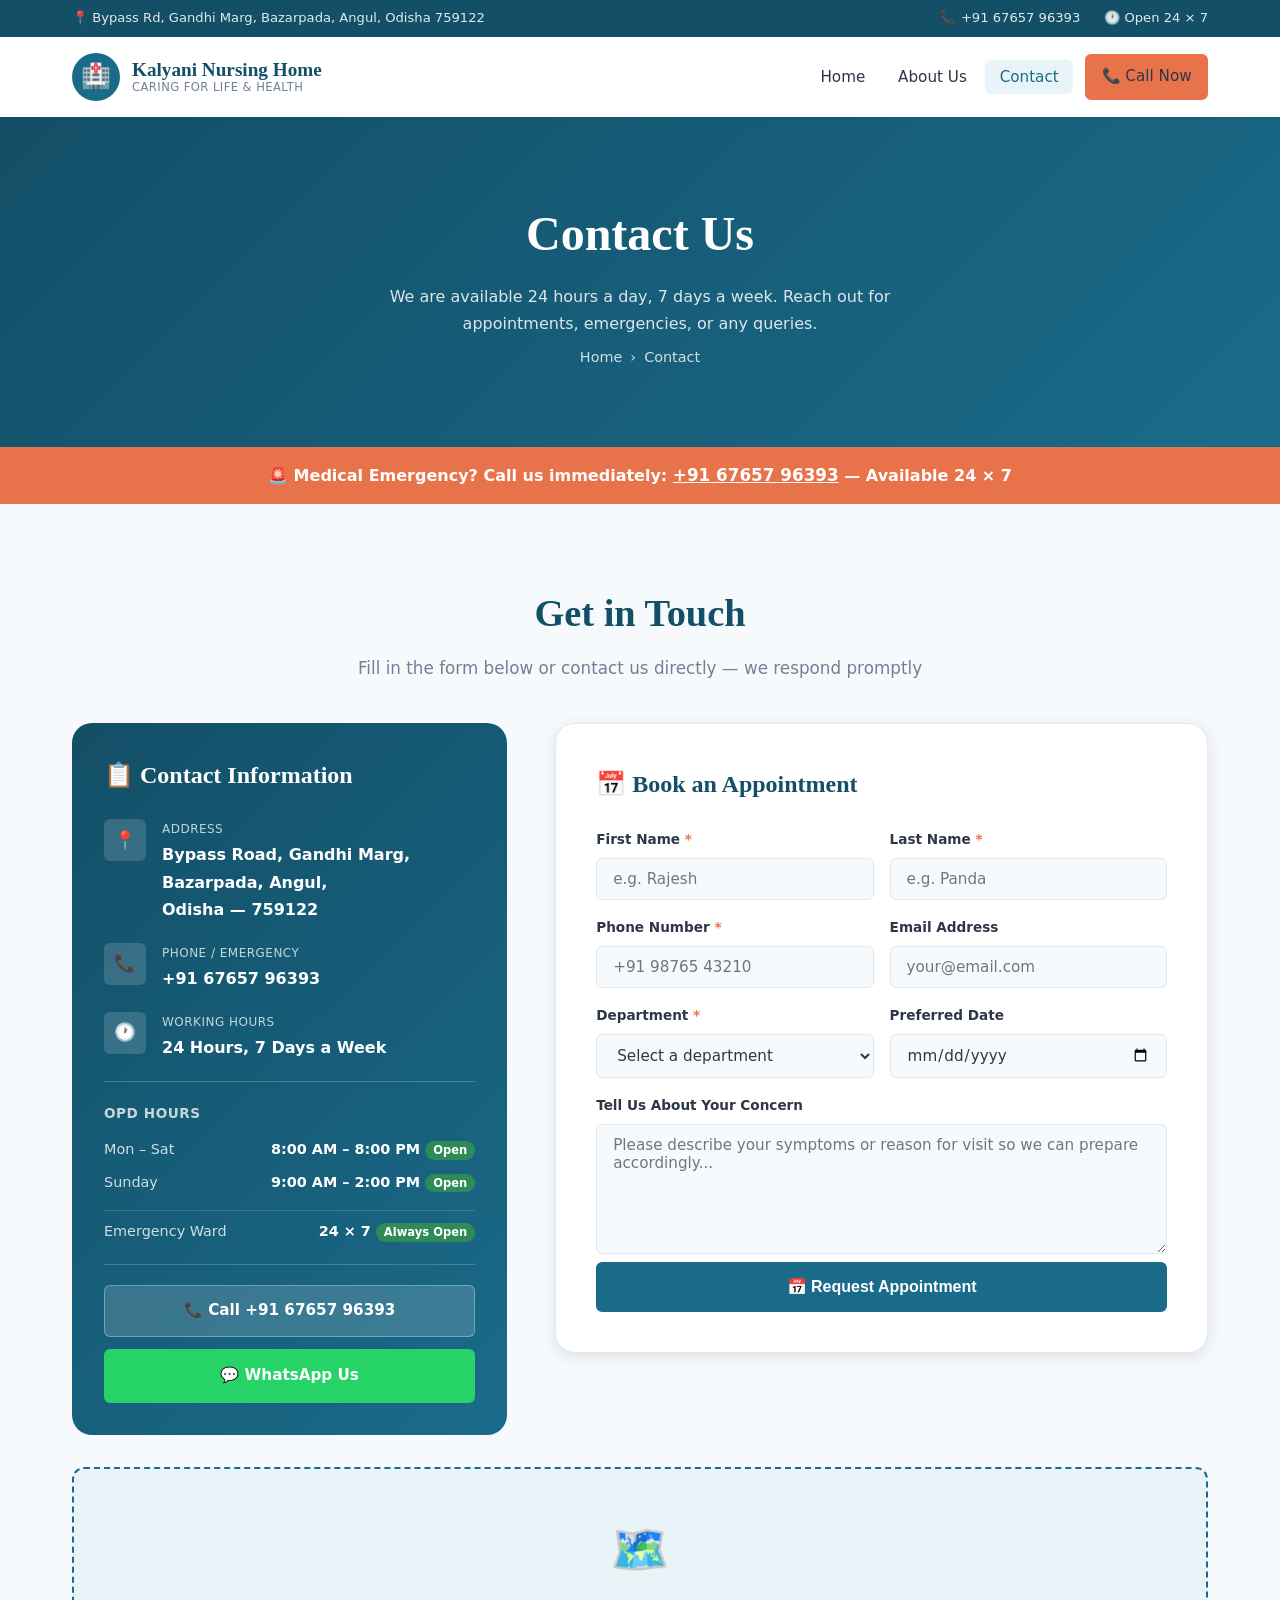
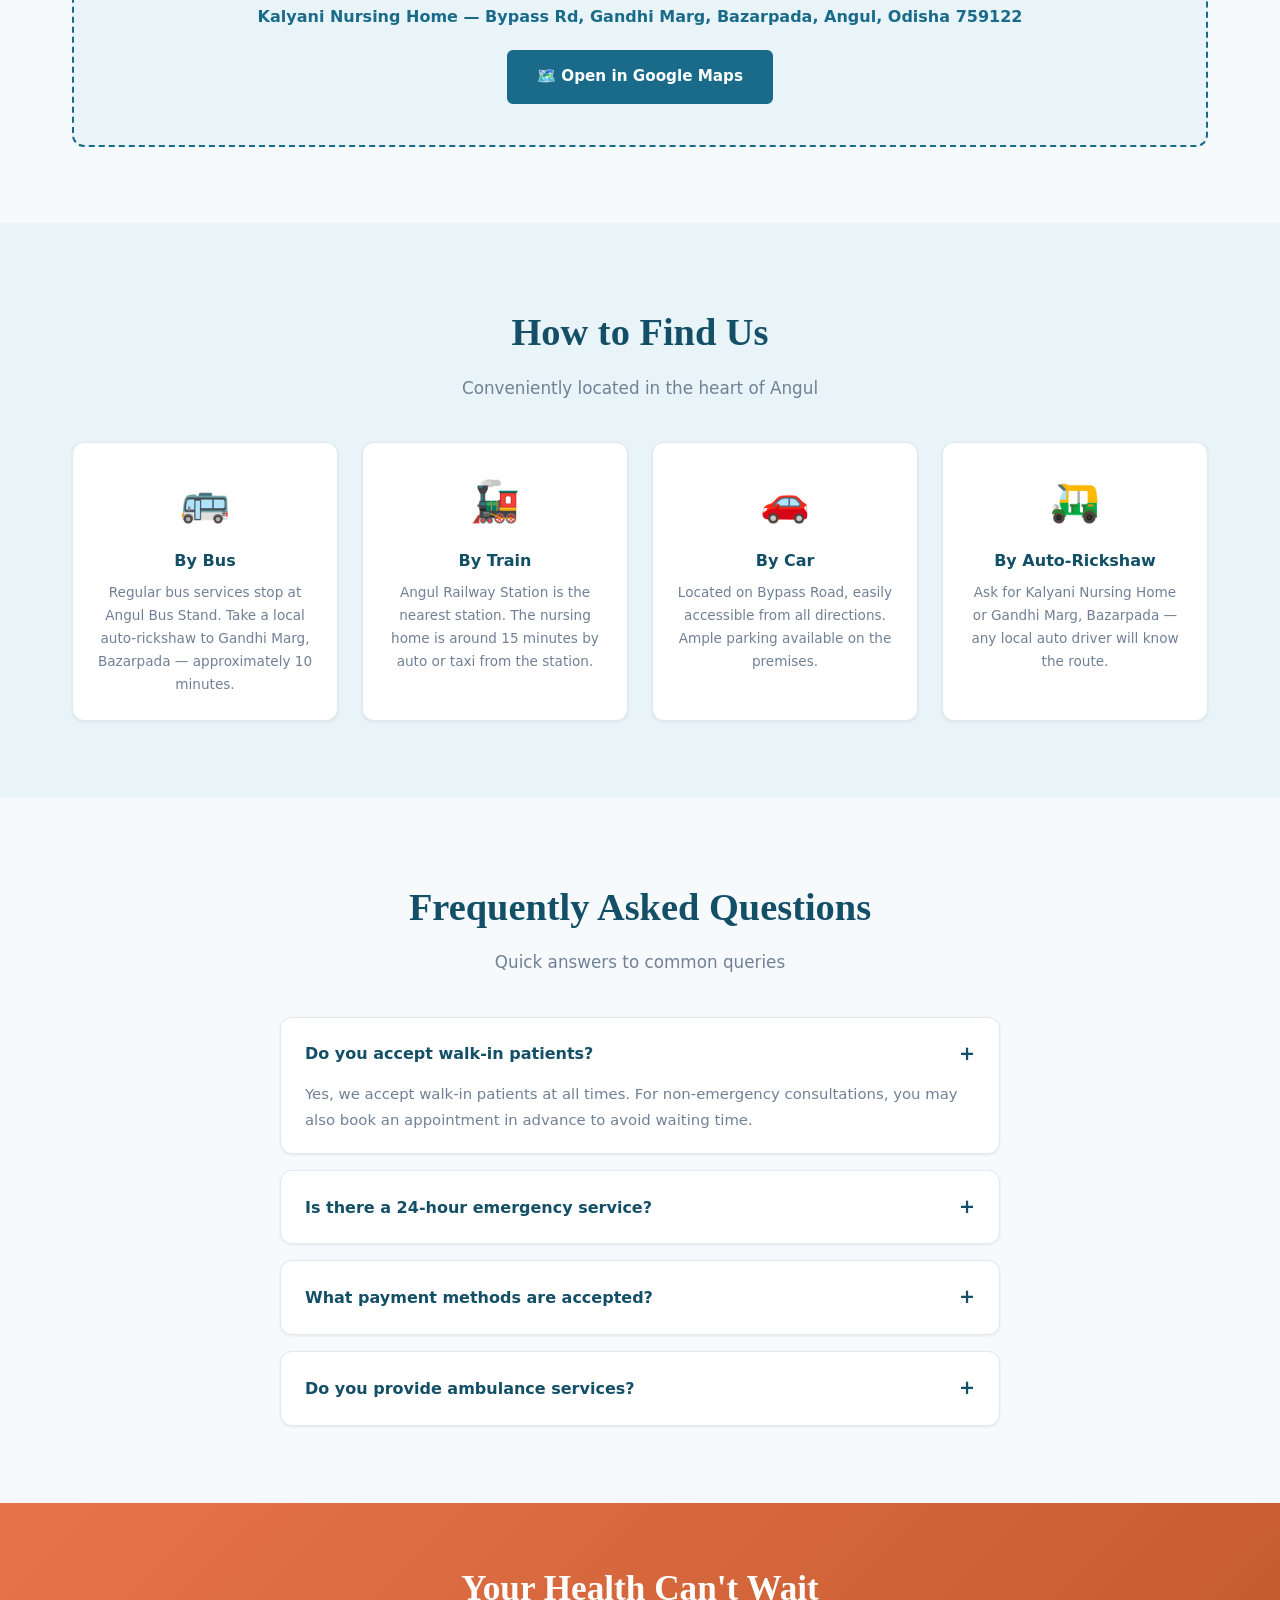
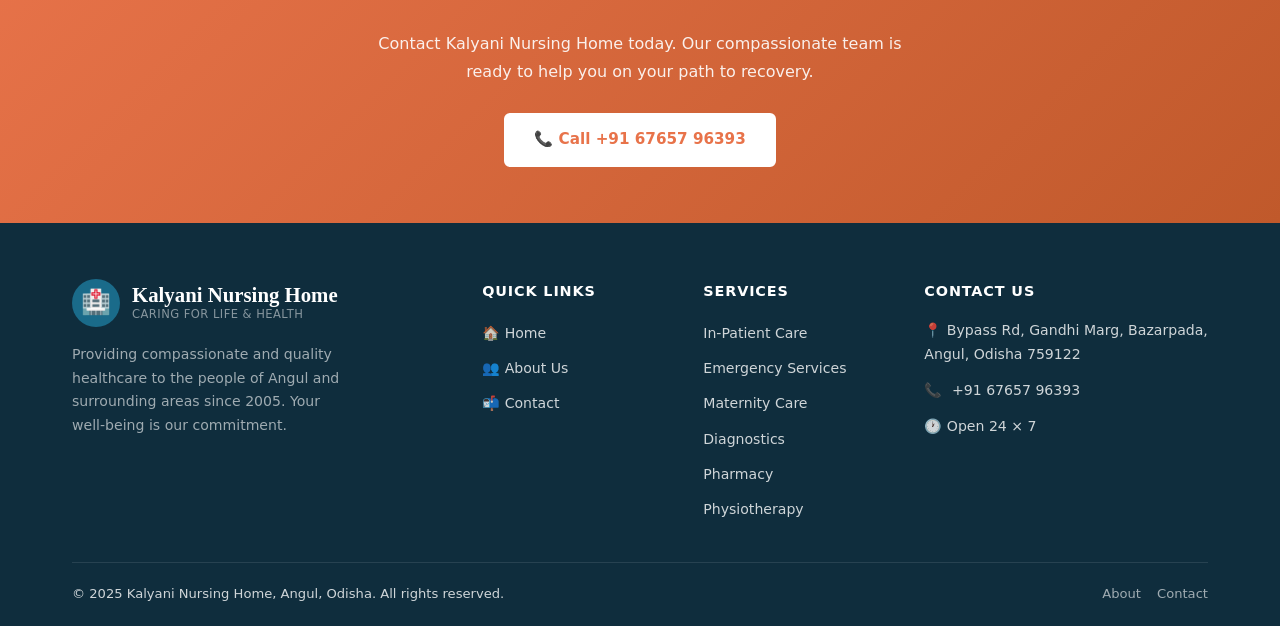
<file: contact.html>
<!DOCTYPE html>
<html lang="en">
<head>
  <meta charset="UTF-8" />
  <meta name="viewport" content="width=device-width, initial-scale=1.0" />
  <meta name="description" content="Contact Kalyani Nursing Home in Angul, Odisha. Call +91 67657 96393 or visit us at Bypass Rd, Gandhi Marg, Bazarpada." />
  <title>Contact Us | Kalyani Nursing Home, Angul</title>
  <link rel="stylesheet" href="styles.css" />
  <link rel="icon" href="data:image/svg+xml,<svg xmlns='http://www.w3.org/2000/svg' viewBox='0 0 32 32'><rect width='32' height='32' rx='6' fill='%231a6b8a'/><text x='50%25' y='58%25' font-size='20' text-anchor='middle' dominant-baseline='middle' fill='white'>🏥</text></svg>" />
</head>
<body>

  <!-- ===== TOPBAR ===== -->
  <div class="topbar">
    <div class="container">
      <span class="topbar-item">📍 Bypass Rd, Gandhi Marg, Bazarpada, Angul, Odisha 759122</span>
      <div style="display:flex;gap:1.5rem;flex-wrap:wrap;">
        <a href="tel:6765796393" class="topbar-item">📞 <span>+91 67657 96393</span></a>
        <span class="topbar-item">🕐 Open 24 × 7</span>
      </div>
    </div>
  </div>

  <!-- ===== HEADER ===== -->
  <header class="header">
    <nav class="container nav-inner">
      <a href="index.html" class="logo" aria-label="Kalyani Nursing Home Home">
        <div class="logo-icon" aria-hidden="true">🏥</div>
        <div class="logo-text">
          <div class="logo-name">Kalyani Nursing Home</div>
          <div class="logo-tagline">Caring for Life &amp; Health</div>
        </div>
      </a>

      <ul class="nav-links" id="navLinks" role="list">
        <li><a href="index.html">Home</a></li>
        <li><a href="about.html">About Us</a></li>
        <li><a href="contact.html" class="active" aria-current="page">Contact</a></li>
        <li><a href="tel:6765796393" class="btn btn-primary nav-cta">📞 Call Now</a></li>
      </ul>

      <button class="hamburger" id="hamburger" aria-label="Toggle navigation" aria-expanded="false" aria-controls="navLinks">
        <span></span><span></span><span></span>
      </button>
    </nav>
  </header>

  <!-- ===== PAGE HERO ===== -->
  <section class="page-hero">
    <div class="container">
      <h1>Contact Us</h1>
      <p style="opacity:.85;max-width:540px;margin-inline:auto;margin-top:.5rem;">
        We are available 24 hours a day, 7 days a week. Reach out for appointments, emergencies, or any queries.
      </p>
      <nav class="breadcrumb" aria-label="Breadcrumb">
        <a href="index.html">Home</a>
        <span aria-hidden="true">›</span>
        <span aria-current="page">Contact</span>
      </nav>
    </div>
  </section>

  <!-- ===== EMERGENCY BANNER ===== -->
  <div style="background:#e8734a;color:white;text-align:center;padding:.9rem 1rem;font-weight:600;" role="alert">
    🚨 <strong>Medical Emergency?</strong> Call us immediately: <a href="tel:6765796393" style="color:white;text-decoration:underline;font-size:1.05rem;">+91 67657 96393</a> — Available 24 × 7
  </div>

  <!-- ===== CONTACT SECTION ===== -->
  <section class="section-padding" aria-labelledby="contact-heading">
    <div class="container">
      <div class="text-center" style="margin-bottom:2.5rem;">
        <h2 class="section-title" id="contact-heading">Get in Touch</h2>
        <p class="section-subtitle">Fill in the form below or contact us directly — we respond promptly</p>
      </div>

      <div class="contact-grid">

        <!-- Info Panel -->
        <aside class="contact-info-card" aria-label="Contact information">
          <h3>📋 Contact Information</h3>

          <div class="contact-detail">
            <div class="contact-detail-icon">📍</div>
            <div>
              <div class="contact-detail-lbl">Address</div>
              <div class="contact-detail-val">
                Bypass Road, Gandhi Marg,<br>Bazarpada, Angul,<br>Odisha — 759122
              </div>
            </div>
          </div>

          <div class="contact-detail">
            <div class="contact-detail-icon">📞</div>
            <div>
              <div class="contact-detail-lbl">Phone / Emergency</div>
              <div class="contact-detail-val">
                <a href="tel:6765796393">+91 67657 96393</a>
              </div>
            </div>
          </div>

          <div class="contact-detail">
            <div class="contact-detail-icon">🕐</div>
            <div>
              <div class="contact-detail-lbl">Working Hours</div>
              <div class="contact-detail-val">24 Hours, 7 Days a Week</div>
            </div>
          </div>

          <hr class="contact-divider" />

          <h4 style="font-size:.85rem;text-transform:uppercase;letter-spacing:.04em;opacity:.75;margin-bottom:.75rem;">OPD Hours</h4>

          <div class="hours-grid">
            <div class="hours-row">
              <span class="day">Mon – Sat</span>
              <span class="time">8:00 AM – 8:00 PM <span class="open-badge">Open</span></span>
            </div>
            <div class="hours-row">
              <span class="day">Sunday</span>
              <span class="time">9:00 AM – 2:00 PM <span class="open-badge">Open</span></span>
            </div>
            <div class="hours-row" style="margin-top:.5rem;padding-top:.5rem;border-top:1px solid rgba(255,255,255,.15);">
              <span class="day">Emergency Ward</span>
              <span class="time">24 × 7 <span class="open-badge">Always Open</span></span>
            </div>
          </div>

          <hr class="contact-divider" />

          <!-- Quick actions -->
          <div style="display:grid;gap:.75rem;">
            <a href="tel:6765796393" class="btn" style="background:rgba(255,255,255,.15);color:white;border:1px solid rgba(255,255,255,.3);justify-content:center;">
              📞 Call +91 67657 96393
            </a>
            <a href="https://wa.me/916765796393" target="_blank" rel="noopener noreferrer" class="btn" style="background:#25d366;color:white;border-color:#25d366;justify-content:center;">
              💬 WhatsApp Us
            </a>
          </div>
        </aside>

        <!-- Form Panel -->
        <div class="contact-form-card">
          <h3>📅 Book an Appointment</h3>

          <form id="contactForm" novalidate>
            <div class="form-grid">

              <div class="form-group">
                <label for="firstName">First Name <span aria-hidden="true" style="color:#e8734a;">*</span></label>
                <input type="text" id="firstName" name="firstName" placeholder="e.g. Rajesh" autocomplete="given-name" required />
              </div>

              <div class="form-group">
                <label for="lastName">Last Name <span aria-hidden="true" style="color:#e8734a;">*</span></label>
                <input type="text" id="lastName" name="lastName" placeholder="e.g. Panda" autocomplete="family-name" required />
              </div>

              <div class="form-group">
                <label for="phone">Phone Number <span aria-hidden="true" style="color:#e8734a;">*</span></label>
                <input type="tel" id="phone" name="phone" placeholder="+91 98765 43210" autocomplete="tel" required />
              </div>

              <div class="form-group">
                <label for="email">Email Address</label>
                <input type="email" id="email" name="email" placeholder="your@email.com" autocomplete="email" />
              </div>

              <div class="form-group">
                <label for="department">Department <span aria-hidden="true" style="color:#e8734a;">*</span></label>
                <select id="department" name="department" required>
                  <option value="" disabled selected>Select a department</option>
                  <option value="general">General Medicine</option>
                  <option value="gynaecology">Gynaecology &amp; Maternity</option>
                  <option value="surgery">Surgery</option>
                  <option value="paediatrics">Paediatrics</option>
                  <option value="physiotherapy">Physiotherapy</option>
                  <option value="diagnostics">Laboratory &amp; Diagnostics</option>
                  <option value="emergency">Emergency</option>
                  <option value="other">Other</option>
                </select>
              </div>

              <div class="form-group">
                <label for="preferredDate">Preferred Date</label>
                <input type="date" id="preferredDate" name="preferredDate" />
              </div>

              <div class="form-group full">
                <label for="message">Tell Us About Your Concern</label>
                <textarea id="message" name="message" placeholder="Please describe your symptoms or reason for visit so we can prepare accordingly..."></textarea>
              </div>

            </div>

            <button type="submit" class="btn btn-primary-dark form-submit">
              📅 Request Appointment
            </button>
          </form>

          <!-- Success message (hidden by default) -->
          <div id="successMsg" role="alert" style="display:none;margin-top:1.5rem;background:#d4edda;border:1px solid #c3e6cb;border-radius:8px;padding:1rem 1.25rem;color:#155724;font-weight:600;">
            ✅ Thank you! Your appointment request has been received. We will contact you shortly at the number provided.
          </div>
        </div>

      </div>

      <!-- Map placeholder -->
      <div class="map-placeholder" aria-label="Map location placeholder">
        <div style="font-size:3rem;">🗺️</div>
        <p>Kalyani Nursing Home — Bypass Rd, Gandhi Marg, Bazarpada, Angul, Odisha 759122</p>
        <a
          href="https://www.google.com/maps/search/Bypass+Rd+Gandhi+Marg+Bazarpada+Angul+Odisha+759122"
          target="_blank"
          rel="noopener noreferrer"
          class="btn btn-primary-dark"
          style="margin-top:.5rem;"
        >
          🗺️ Open in Google Maps
        </a>
      </div>

    </div>
  </section>

  <!-- ===== HOW TO FIND US ===== -->
  <section class="section-padding" style="background:var(--clr-primary-light);" aria-labelledby="find-us-heading">
    <div class="container">
      <div class="text-center">
        <h2 class="section-title" id="find-us-heading">How to Find Us</h2>
        <p class="section-subtitle">Conveniently located in the heart of Angul</p>
      </div>

      <div style="display:grid;grid-template-columns:repeat(auto-fit,minmax(240px,1fr));gap:1.5rem;margin-top:1rem;">

        <div class="value-card fade-in">
          <div class="value-icon">🚌</div>
          <h4>By Bus</h4>
          <p>Regular bus services stop at Angul Bus Stand. Take a local auto-rickshaw to Gandhi Marg, Bazarpada — approximately 10 minutes.</p>
        </div>

        <div class="value-card fade-in">
          <div class="value-icon">🚂</div>
          <h4>By Train</h4>
          <p>Angul Railway Station is the nearest station. The nursing home is around 15 minutes by auto or taxi from the station.</p>
        </div>

        <div class="value-card fade-in">
          <div class="value-icon">🚗</div>
          <h4>By Car</h4>
          <p>Located on Bypass Road, easily accessible from all directions. Ample parking available on the premises.</p>
        </div>

        <div class="value-card fade-in">
          <div class="value-icon">🛺</div>
          <h4>By Auto-Rickshaw</h4>
          <p>Ask for Kalyani Nursing Home or Gandhi Marg, Bazarpada — any local auto driver will know the route.</p>
        </div>

      </div>
    </div>
  </section>

  <!-- ===== FAQ ===== -->
  <section class="section-padding" aria-labelledby="faq-heading">
    <div class="container">
      <div class="text-center">
        <h2 class="section-title" id="faq-heading">Frequently Asked Questions</h2>
        <p class="section-subtitle">Quick answers to common queries</p>
      </div>

      <div style="max-width:720px;margin-inline:auto;display:grid;gap:1rem;">

        <details class="service-card" style="padding:1.25rem 1.5rem;" open>
          <summary style="cursor:pointer;font-weight:700;color:var(--clr-primary-dark);list-style:none;display:flex;justify-content:space-between;align-items:center;">
            Do you accept walk-in patients?
            <span style="font-size:1.2rem;">+</span>
          </summary>
          <p style="margin-top:.75rem;color:var(--clr-text-light);font-size:.93rem;">
            Yes, we accept walk-in patients at all times. For non-emergency consultations, you may also book an appointment in advance to avoid waiting time.
          </p>
        </details>

        <details class="service-card" style="padding:1.25rem 1.5rem;">
          <summary style="cursor:pointer;font-weight:700;color:var(--clr-primary-dark);list-style:none;display:flex;justify-content:space-between;align-items:center;">
            Is there a 24-hour emergency service?
            <span style="font-size:1.2rem;">+</span>
          </summary>
          <p style="margin-top:.75rem;color:var(--clr-text-light);font-size:.93rem;">
            Absolutely. Our emergency ward is operational 24 hours a day, 365 days a year. Call <a href="tel:6765796393" style="color:var(--clr-primary);font-weight:600;">+91 67657 96393</a> immediately in an emergency.
          </p>
        </details>

        <details class="service-card" style="padding:1.25rem 1.5rem;">
          <summary style="cursor:pointer;font-weight:700;color:var(--clr-primary-dark);list-style:none;display:flex;justify-content:space-between;align-items:center;">
            What payment methods are accepted?
            <span style="font-size:1.2rem;">+</span>
          </summary>
          <p style="margin-top:.75rem;color:var(--clr-text-light);font-size:.93rem;">
            We accept cash, UPI (Google Pay, PhonePe, Paytm), NEFT/IMPS bank transfers, and most major insurance schemes. Please speak to our billing team for details.
          </p>
        </details>

        <details class="service-card" style="padding:1.25rem 1.5rem;">
          <summary style="cursor:pointer;font-weight:700;color:var(--clr-primary-dark);list-style:none;display:flex;justify-content:space-between;align-items:center;">
            Do you provide ambulance services?
            <span style="font-size:1.2rem;">+</span>
          </summary>
          <p style="margin-top:.75rem;color:var(--clr-text-light);font-size:.93rem;">
            Yes, we have ambulance facilities available. Call our number for immediate ambulance assistance and our team will coordinate accordingly.
          </p>
        </details>

      </div>
    </div>
  </section>

  <!-- ===== CTA BANNER ===== -->
  <section class="cta-banner" aria-labelledby="cta-heading">
    <div class="container">
      <h2 id="cta-heading">Your Health Can't Wait</h2>
      <p>Contact Kalyani Nursing Home today. Our compassionate team is ready to help you on your path to recovery.</p>
      <a href="tel:6765796393" class="btn">📞 Call +91 67657 96393</a>
    </div>
  </section>

  <!-- ===== FOOTER ===== -->
  <footer class="footer" role="contentinfo">
    <div class="container">
      <div class="footer-inner">

        <div class="footer-brand">
          <div class="logo">
            <div class="logo-icon" aria-hidden="true">🏥</div>
            <div class="logo-text">
              <div class="logo-name">Kalyani Nursing Home</div>
              <div class="logo-tagline">Caring for Life &amp; Health</div>
            </div>
          </div>
          <p>Providing compassionate and quality healthcare to the people of Angul and surrounding areas since 2005. Your well-being is our commitment.</p>
        </div>

        <div class="footer-col">
          <h4>Quick Links</h4>
          <ul class="footer-links">
            <li><a href="index.html">🏠 Home</a></li>
            <li><a href="about.html">👥 About Us</a></li>
            <li><a href="contact.html">📬 Contact</a></li>
          </ul>
        </div>

        <div class="footer-col">
          <h4>Services</h4>
          <ul class="footer-links">
            <li><a href="#">In-Patient Care</a></li>
            <li><a href="#">Emergency Services</a></li>
            <li><a href="#">Maternity Care</a></li>
            <li><a href="#">Diagnostics</a></li>
            <li><a href="#">Pharmacy</a></li>
            <li><a href="#">Physiotherapy</a></li>
          </ul>
        </div>

        <div class="footer-col">
          <h4>Contact Us</h4>
          <ul class="footer-contact-list">
            <li class="footer-contact-item">📍 Bypass Rd, Gandhi Marg, Bazarpada, Angul, Odisha 759122</li>
            <li class="footer-contact-item">📞 <a href="tel:6765796393">+91 67657 96393</a></li>
            <li class="footer-contact-item">🕐 Open 24 × 7</li>
          </ul>
        </div>

      </div>

      <div class="footer-bottom">
        <p>© 2025 Kalyani Nursing Home, Angul, Odisha. All rights reserved.</p>
        <div style="display:flex;gap:1rem;">
          <a href="about.html">About</a>
          <a href="contact.html">Contact</a>
        </div>
      </div>
    </div>
  </footer>

  <script src="main.js"></script>
</body>
</html>
</file>
<file: styles.css>
/* ============================================================
   Kalyani Nursing Home — Main Stylesheet
   ============================================================ */

/* ---------- CSS Custom Properties ---------- */
:root {
  --clr-primary:      #1a6b8a;
  --clr-primary-dark: #134f67;
  --clr-primary-light:#e8f4f8;
  --clr-accent:       #e8734a;
  --clr-green:        #2e8b57;
  --clr-text:         #2d3748;
  --clr-text-light:   #718096;
  --clr-bg:           #f7fafc;
  --clr-white:        #ffffff;
  --clr-border:       #e2e8f0;

  --ff-sans: 'Segoe UI', system-ui, -apple-system, sans-serif;
  --ff-heading: Georgia, 'Times New Roman', serif;

  --radius-sm: 6px;
  --radius-md: 12px;
  --radius-lg: 20px;

  --shadow-sm: 0 1px 3px rgba(0,0,0,.08);
  --shadow-md: 0 4px 16px rgba(0,0,0,.10);
  --shadow-lg: 0 8px 32px rgba(0,0,0,.14);

  --transition: 0.25s ease;
  --container:  1200px;
}

/* ---------- Reset & Base ---------- */
*, *::before, *::after { box-sizing: border-box; margin: 0; padding: 0; }

html { scroll-behavior: smooth; font-size: 16px; }

body {
  font-family: var(--ff-sans);
  color: var(--clr-text);
  background: var(--clr-bg);
  line-height: 1.7;
}

img { max-width: 100%; display: block; }
a  { text-decoration: none; color: inherit; }
ul { list-style: none; }

/* ---------- Utility ---------- */
.container {
  max-width: var(--container);
  margin-inline: auto;
  padding-inline: clamp(1rem, 4vw, 2rem);
}

.section-padding { padding-block: clamp(3rem, 6vw, 5rem); }

.section-title {
  font-family: var(--ff-heading);
  font-size: clamp(1.6rem, 3vw, 2.4rem);
  color: var(--clr-primary-dark);
  margin-bottom: .5rem;
}

.section-subtitle {
  color: var(--clr-text-light);
  font-size: 1.05rem;
  margin-bottom: 2.5rem;
}

.text-center { text-align: center; }

.btn {
  display: inline-flex;
  align-items: center;
  gap: .5rem;
  padding: .75rem 1.75rem;
  border-radius: var(--radius-sm);
  font-size: .95rem;
  font-weight: 600;
  cursor: pointer;
  border: 2px solid transparent;
  transition: background var(--transition), color var(--transition), transform var(--transition), box-shadow var(--transition);
}
.btn:hover { transform: translateY(-2px); box-shadow: var(--shadow-md); }

.btn-primary {
  background: var(--clr-accent);
  color: var(--clr-white);
  border-color: var(--clr-accent);
}
.btn-primary:hover { background: #d0633c; border-color: #d0633c; }

.btn-outline {
  background: transparent;
  color: var(--clr-white);
  border-color: var(--clr-white);
}
.btn-outline:hover { background: var(--clr-white); color: var(--clr-primary); }

.btn-primary-dark {
  background: var(--clr-primary);
  color: var(--clr-white);
  border-color: var(--clr-primary);
}
.btn-primary-dark:hover { background: var(--clr-primary-dark); border-color: var(--clr-primary-dark); }

/* ---------- Topbar ---------- */
.topbar {
  background: var(--clr-primary-dark);
  color: rgba(255,255,255,.88);
  font-size: .82rem;
  padding-block: .45rem;
}

.topbar .container {
  display: flex;
  justify-content: space-between;
  align-items: center;
  flex-wrap: wrap;
  gap: .5rem;
}

.topbar-item {
  display: flex;
  align-items: center;
  gap: .4rem;
}
.topbar-item a:hover { color: var(--clr-white); }

/* ---------- Header / Navigation ---------- */
.header {
  background: var(--clr-white);
  box-shadow: var(--shadow-sm);
  position: sticky;
  top: 0;
  z-index: 100;
}

.nav-inner {
  display: flex;
  align-items: center;
  justify-content: space-between;
  padding-block: 1rem;
}

.logo {
  display: flex;
  align-items: center;
  gap: .75rem;
}

.logo-icon {
  width: 48px;
  height: 48px;
  background: var(--clr-primary);
  border-radius: 50%;
  display: flex;
  align-items: center;
  justify-content: center;
  color: var(--clr-white);
  font-size: 1.5rem;
  flex-shrink: 0;
}

.logo-text { line-height: 1.2; }
.logo-name {
  font-family: var(--ff-heading);
  font-size: 1.2rem;
  font-weight: 700;
  color: var(--clr-primary-dark);
}
.logo-tagline { font-size: .72rem; color: var(--clr-text-light); letter-spacing: .04em; text-transform: uppercase; }

.nav-links {
  display: flex;
  align-items: center;
  gap: .25rem;
}

.nav-links a {
  padding: .5rem .9rem;
  border-radius: var(--radius-sm);
  font-weight: 500;
  font-size: .95rem;
  color: var(--clr-text);
  transition: background var(--transition), color var(--transition);
}
.nav-links a:hover,
.nav-links a.active { background: var(--clr-primary-light); color: var(--clr-primary); }

.nav-cta { margin-left: .5rem; }

/* Hamburger */
.hamburger {
  display: none;
  flex-direction: column;
  gap: 5px;
  cursor: pointer;
  background: none;
  border: none;
  padding: .25rem;
}
.hamburger span {
  display: block;
  width: 24px;
  height: 2px;
  background: var(--clr-primary);
  border-radius: 2px;
  transition: transform var(--transition), opacity var(--transition);
}
.hamburger.open span:nth-child(1) { transform: translateY(7px) rotate(45deg); }
.hamburger.open span:nth-child(2) { opacity: 0; }
.hamburger.open span:nth-child(3) { transform: translateY(-7px) rotate(-45deg); }

/* ---------- Hero ---------- */
.hero {
  background: linear-gradient(135deg, var(--clr-primary-dark) 0%, var(--clr-primary) 60%, #2a8cb8 100%);
  color: var(--clr-white);
  padding-block: clamp(4rem, 10vw, 7rem);
  position: relative;
  overflow: hidden;
}

.hero::before {
  content: '';
  position: absolute;
  inset: 0;
  background: url("data:image/svg+xml,%3Csvg xmlns='http://www.w3.org/2000/svg' width='60' height='60'%3E%3Ccircle cx='30' cy='30' r='1.5' fill='rgba(255,255,255,0.06)'/%3E%3C/svg%3E") repeat;
}

.hero-inner {
  position: relative;
  display: grid;
  grid-template-columns: 1fr 1fr;
  gap: 3rem;
  align-items: center;
}

.hero-badge {
  display: inline-flex;
  align-items: center;
  gap: .4rem;
  background: rgba(255,255,255,.15);
  border: 1px solid rgba(255,255,255,.25);
  border-radius: 999px;
  padding: .35rem 1rem;
  font-size: .8rem;
  font-weight: 600;
  text-transform: uppercase;
  letter-spacing: .06em;
  margin-bottom: 1.25rem;
}

.hero h1 {
  font-family: var(--ff-heading);
  font-size: clamp(2rem, 4.5vw, 3.4rem);
  line-height: 1.2;
  margin-bottom: 1.25rem;
}

.hero h1 span { color: #f6d860; }

.hero-desc {
  font-size: 1.1rem;
  opacity: .9;
  margin-bottom: 2rem;
  max-width: 480px;
}

.hero-actions { display: flex; gap: 1rem; flex-wrap: wrap; }

.hero-stats {
  display: grid;
  grid-template-columns: repeat(3, 1fr);
  gap: 1rem;
  margin-top: 2.5rem;
  padding-top: 2rem;
  border-top: 1px solid rgba(255,255,255,.2);
}

.stat-item { text-align: center; }
.stat-num { font-size: 2rem; font-weight: 700; color: #f6d860; }
.stat-label { font-size: .8rem; opacity: .8; }

/* Hero card */
.hero-card {
  background: rgba(255,255,255,.1);
  backdrop-filter: blur(12px);
  border: 1px solid rgba(255,255,255,.2);
  border-radius: var(--radius-lg);
  padding: 2rem;
  display: grid;
  gap: 1.25rem;
}

.info-row {
  display: flex;
  align-items: flex-start;
  gap: 1rem;
}

.info-icon {
  width: 44px;
  height: 44px;
  background: rgba(255,255,255,.18);
  border-radius: var(--radius-sm);
  display: flex;
  align-items: center;
  justify-content: center;
  font-size: 1.2rem;
  flex-shrink: 0;
}

.info-label { font-size: .75rem; opacity: .75; text-transform: uppercase; letter-spacing: .04em; margin-bottom: .1rem; }
.info-value { font-weight: 600; }

.emergency-strip {
  background: rgba(232,115,74,.25);
  border: 1px solid rgba(232,115,74,.5);
  border-radius: var(--radius-sm);
  padding: .75rem 1rem;
  display: flex;
  align-items: center;
  gap: .5rem;
  font-weight: 600;
}

/* ---------- Services ---------- */
.services-grid {
  display: grid;
  grid-template-columns: repeat(auto-fit, minmax(260px, 1fr));
  gap: 1.5rem;
}

.service-card {
  background: var(--clr-white);
  border-radius: var(--radius-md);
  padding: 2rem 1.5rem;
  box-shadow: var(--shadow-sm);
  border: 1px solid var(--clr-border);
  transition: transform var(--transition), box-shadow var(--transition);
  position: relative;
  overflow: hidden;
}

.service-card::before {
  content: '';
  position: absolute;
  top: 0; left: 0; right: 0;
  height: 4px;
  background: var(--clr-primary);
  transform: scaleX(0);
  transform-origin: left;
  transition: transform var(--transition);
}

.service-card:hover { transform: translateY(-4px); box-shadow: var(--shadow-md); }
.service-card:hover::before { transform: scaleX(1); }

.service-icon {
  width: 56px;
  height: 56px;
  background: var(--clr-primary-light);
  border-radius: var(--radius-md);
  display: flex;
  align-items: center;
  justify-content: center;
  font-size: 1.6rem;
  margin-bottom: 1.25rem;
}

.service-card h3 {
  font-size: 1.1rem;
  font-weight: 700;
  color: var(--clr-primary-dark);
  margin-bottom: .5rem;
}

.service-card p { font-size: .92rem; color: var(--clr-text-light); }

/* ---------- Why Choose Us ---------- */
.why-section { background: var(--clr-primary-light); }

.why-inner {
  display: grid;
  grid-template-columns: 1fr 1fr;
  gap: 3rem;
  align-items: center;
}

.why-list { display: grid; gap: 1rem; }

.why-item {
  display: flex;
  gap: 1rem;
  align-items: flex-start;
  background: var(--clr-white);
  border-radius: var(--radius-md);
  padding: 1.25rem;
  box-shadow: var(--shadow-sm);
}

.why-check {
  width: 36px;
  height: 36px;
  background: var(--clr-green);
  color: white;
  border-radius: 50%;
  display: flex;
  align-items: center;
  justify-content: center;
  font-size: 1rem;
  flex-shrink: 0;
}

.why-item h4 { font-weight: 700; margin-bottom: .2rem; color: var(--clr-primary-dark); }
.why-item p { font-size: .9rem; color: var(--clr-text-light); }

.why-visual {
  background: linear-gradient(135deg, var(--clr-primary), var(--clr-primary-dark));
  border-radius: var(--radius-lg);
  padding: 2.5rem;
  color: white;
  text-align: center;
}

.why-visual-icon { font-size: 5rem; margin-bottom: 1rem; }
.why-visual h3 { font-family: var(--ff-heading); font-size: 1.6rem; margin-bottom: .75rem; }
.why-visual p { opacity: .85; margin-bottom: 1.5rem; }

.cert-badges {
  display: flex;
  justify-content: center;
  gap: 1rem;
  flex-wrap: wrap;
}

.cert-badge {
  background: rgba(255,255,255,.15);
  border: 1px solid rgba(255,255,255,.3);
  border-radius: var(--radius-sm);
  padding: .4rem .8rem;
  font-size: .8rem;
  font-weight: 600;
}

/* ---------- Testimonials ---------- */
.testimonials-grid {
  display: grid;
  grid-template-columns: repeat(auto-fit, minmax(300px, 1fr));
  gap: 1.5rem;
}

.testimonial-card {
  background: var(--clr-white);
  border-radius: var(--radius-md);
  padding: 1.75rem;
  box-shadow: var(--shadow-sm);
  border: 1px solid var(--clr-border);
  position: relative;
}

.testimonial-card::before {
  content: '"';
  font-family: Georgia, serif;
  font-size: 5rem;
  color: var(--clr-primary-light);
  position: absolute;
  top: 0; left: 1.2rem;
  line-height: 1;
}

.testimonial-text { font-style: italic; color: var(--clr-text-light); margin-bottom: 1.25rem; padding-top: 1rem; }

.testimonial-author { display: flex; align-items: center; gap: .75rem; }

.author-avatar {
  width: 44px;
  height: 44px;
  border-radius: 50%;
  background: var(--clr-primary);
  display: flex;
  align-items: center;
  justify-content: center;
  color: white;
  font-weight: 700;
  font-size: 1.1rem;
  flex-shrink: 0;
}

.author-name { font-weight: 700; font-size: .95rem; }
.author-role { font-size: .8rem; color: var(--clr-text-light); }

.stars { color: #f59e0b; letter-spacing: .1em; margin-bottom: .5rem; }

/* ---------- CTA Banner ---------- */
.cta-banner {
  background: linear-gradient(135deg, var(--clr-accent), #c0592b);
  color: var(--clr-white);
  text-align: center;
  padding-block: 3.5rem;
}

.cta-banner h2 {
  font-family: var(--ff-heading);
  font-size: clamp(1.6rem, 3vw, 2.2rem);
  margin-bottom: .75rem;
}
.cta-banner p { opacity: .9; max-width: 540px; margin-inline: auto; margin-bottom: 1.75rem; }
.cta-banner .btn { background: white; color: var(--clr-accent); border-color: white; }
.cta-banner .btn:hover { background: var(--clr-primary-dark); color: white; border-color: var(--clr-primary-dark); }

/* ---------- About Page ---------- */
.page-hero {
  background: linear-gradient(135deg, var(--clr-primary-dark), var(--clr-primary));
  color: white;
  padding-block: clamp(3rem, 6vw, 5rem);
  text-align: center;
}

.page-hero h1 {
  font-family: var(--ff-heading);
  font-size: clamp(2rem, 4vw, 3rem);
  margin-bottom: .5rem;
}

.breadcrumb {
  display: flex;
  align-items: center;
  justify-content: center;
  gap: .5rem;
  font-size: .9rem;
  opacity: .8;
  margin-top: .5rem;
}
.breadcrumb a:hover { opacity: 1; }

.about-story {
  display: grid;
  grid-template-columns: 1fr 1fr;
  gap: 3rem;
  align-items: center;
}

.about-image-block {
  position: relative;
}

.about-img-placeholder {
  background: linear-gradient(135deg, var(--clr-primary-light), #c8e6f0);
  border-radius: var(--radius-lg);
  padding: 3rem;
  text-align: center;
  min-height: 320px;
  display: flex;
  flex-direction: column;
  align-items: center;
  justify-content: center;
  border: 2px dashed var(--clr-primary);
}

.about-img-placeholder .big-icon { font-size: 5rem; margin-bottom: 1rem; }
.about-img-placeholder p { color: var(--clr-primary); font-weight: 600; }

.about-badge-float {
  position: absolute;
  bottom: -1rem;
  right: -1rem;
  background: var(--clr-accent);
  color: white;
  border-radius: var(--radius-md);
  padding: 1rem 1.25rem;
  box-shadow: var(--shadow-md);
  text-align: center;
}

.about-badge-float .num { font-size: 2rem; font-weight: 700; display: block; }
.about-badge-float .lbl { font-size: .75rem; }

.about-text h2 { margin-bottom: 1rem; }
.about-text p { color: var(--clr-text-light); margin-bottom: 1rem; }

.mission-vision {
  display: grid;
  grid-template-columns: 1fr 1fr;
  gap: 1.5rem;
  margin-top: 1.5rem;
}

.mv-card {
  background: var(--clr-white);
  border-radius: var(--radius-md);
  padding: 1.5rem;
  border-left: 4px solid var(--clr-primary);
  box-shadow: var(--shadow-sm);
}

.mv-card h4 { color: var(--clr-primary-dark); font-size: 1rem; margin-bottom: .5rem; display: flex; align-items: center; gap: .4rem; }
.mv-card p { font-size: .9rem; color: var(--clr-text-light); }

/* Team */
.team-grid {
  display: grid;
  grid-template-columns: repeat(auto-fit, minmax(220px, 1fr));
  gap: 1.5rem;
}

.team-card {
  background: var(--clr-white);
  border-radius: var(--radius-md);
  padding: 1.75rem;
  text-align: center;
  box-shadow: var(--shadow-sm);
  border: 1px solid var(--clr-border);
  transition: transform var(--transition), box-shadow var(--transition);
}

.team-card:hover { transform: translateY(-4px); box-shadow: var(--shadow-md); }

.team-avatar {
  width: 80px;
  height: 80px;
  border-radius: 50%;
  background: var(--clr-primary);
  display: flex;
  align-items: center;
  justify-content: center;
  color: white;
  font-size: 2rem;
  margin: 0 auto 1rem;
  border: 3px solid var(--clr-primary-light);
}

.team-name { font-weight: 700; color: var(--clr-primary-dark); margin-bottom: .2rem; }
.team-role { font-size: .85rem; color: var(--clr-primary); font-weight: 600; }
.team-desc { font-size: .83rem; color: var(--clr-text-light); margin-top: .5rem; }

/* Values */
.values-grid {
  display: grid;
  grid-template-columns: repeat(auto-fit, minmax(200px, 1fr));
  gap: 1.25rem;
}

.value-card {
  background: var(--clr-white);
  border-radius: var(--radius-md);
  padding: 1.5rem;
  text-align: center;
  box-shadow: var(--shadow-sm);
  border: 1px solid var(--clr-border);
}

.value-icon { font-size: 2.5rem; margin-bottom: .75rem; }
.value-card h4 { color: var(--clr-primary-dark); font-weight: 700; margin-bottom: .4rem; }
.value-card p { font-size: .85rem; color: var(--clr-text-light); }

/* ---------- Contact Page ---------- */
.contact-grid {
  display: grid;
  grid-template-columns: 1fr 1.5fr;
  gap: 3rem;
  align-items: start;
}

.contact-info-card {
  background: linear-gradient(135deg, var(--clr-primary-dark), var(--clr-primary));
  border-radius: var(--radius-lg);
  padding: 2rem;
  color: white;
}

.contact-info-card h3 { font-family: var(--ff-heading); font-size: 1.5rem; margin-bottom: 1.5rem; }

.contact-detail {
  display: flex;
  gap: 1rem;
  align-items: flex-start;
  margin-bottom: 1.25rem;
}

.contact-detail-icon {
  width: 42px;
  height: 42px;
  background: rgba(255,255,255,.15);
  border-radius: var(--radius-sm);
  display: flex;
  align-items: center;
  justify-content: center;
  font-size: 1.1rem;
  flex-shrink: 0;
}

.contact-detail-lbl { font-size: .75rem; opacity: .75; text-transform: uppercase; letter-spacing: .04em; margin-bottom: .1rem; }
.contact-detail-val { font-weight: 600; }
.contact-detail-val a { color: white; }
.contact-detail-val a:hover { text-decoration: underline; }

.contact-divider { border: none; border-top: 1px solid rgba(255,255,255,.2); margin-block: 1.25rem; }

.hours-grid { display: grid; gap: .5rem; }
.hours-row { display: flex; justify-content: space-between; font-size: .9rem; }
.hours-row .day { opacity: .8; }
.hours-row .time { font-weight: 600; }
.open-badge { background: var(--clr-green); color: white; font-size: .72rem; font-weight: 700; padding: .15rem .5rem; border-radius: 999px; }

/* Contact Form */
.contact-form-card {
  background: var(--clr-white);
  border-radius: var(--radius-lg);
  padding: 2.5rem;
  box-shadow: var(--shadow-md);
  border: 1px solid var(--clr-border);
}

.contact-form-card h3 { font-family: var(--ff-heading); font-size: 1.5rem; color: var(--clr-primary-dark); margin-bottom: 1.5rem; }

.form-grid { display: grid; grid-template-columns: 1fr 1fr; gap: 1rem; }

.form-group { display: flex; flex-direction: column; gap: .4rem; }
.form-group.full { grid-column: 1 / -1; }

.form-group label { font-size: .85rem; font-weight: 600; color: var(--clr-text); }

.form-group input,
.form-group select,
.form-group textarea {
  padding: .7rem 1rem;
  border: 1.5px solid var(--clr-border);
  border-radius: var(--radius-sm);
  font-family: var(--ff-sans);
  font-size: .95rem;
  color: var(--clr-text);
  background: var(--clr-bg);
  transition: border-color var(--transition), box-shadow var(--transition);
  outline: none;
}

.form-group input:focus,
.form-group select:focus,
.form-group textarea:focus {
  border-color: var(--clr-primary);
  box-shadow: 0 0 0 3px rgba(26,107,138,.12);
  background: var(--clr-white);
}

.form-group textarea { resize: vertical; min-height: 130px; }

.form-submit { margin-top: .5rem; width: 100%; justify-content: center; padding-block: .85rem; font-size: 1rem; }

/* Map placeholder */
.map-placeholder {
  background: var(--clr-primary-light);
  border-radius: var(--radius-md);
  min-height: 280px;
  display: flex;
  flex-direction: column;
  align-items: center;
  justify-content: center;
  gap: .75rem;
  border: 2px dashed var(--clr-primary);
  margin-top: 2rem;
}

.map-placeholder p { color: var(--clr-primary); font-weight: 600; }

/* ---------- Footer ---------- */
.footer {
  background: #0f2d3d;
  color: rgba(255,255,255,.8);
  padding-top: 3.5rem;
}

.footer-inner {
  display: grid;
  grid-template-columns: 2fr 1fr 1fr 1.5fr;
  gap: 2rem;
  padding-bottom: 2.5rem;
  border-bottom: 1px solid rgba(255,255,255,.1);
}

.footer-brand .logo-name { color: white; font-size: 1.3rem; }
.footer-brand .logo-tagline { color: rgba(255,255,255,.5); }
.footer-brand p { font-size: .88rem; margin-top: 1rem; opacity: .75; max-width: 280px; }

.footer-col h4 {
  color: white;
  font-size: .9rem;
  text-transform: uppercase;
  letter-spacing: .06em;
  margin-bottom: 1rem;
}

.footer-links { display: flex; flex-direction: column; gap: .5rem; }
.footer-links a { font-size: .88rem; transition: color var(--transition); }
.footer-links a:hover { color: white; }

.footer-contact-list { display: grid; gap: .75rem; }
.footer-contact-item { display: flex; gap: .6rem; align-items: flex-start; font-size: .88rem; }
.footer-contact-item a:hover { color: white; }

.footer-bottom {
  display: flex;
  justify-content: space-between;
  align-items: center;
  padding-block: 1.25rem;
  font-size: .82rem;
  flex-wrap: wrap;
  gap: .5rem;
}

.footer-bottom a { color: rgba(255,255,255,.6); }
.footer-bottom a:hover { color: white; }

/* ---------- Responsive ---------- */
@media (max-width: 900px) {
  .hero-inner      { grid-template-columns: 1fr; }
  .hero-card       { display: none; }
  .why-inner       { grid-template-columns: 1fr; }
  .about-story     { grid-template-columns: 1fr; }
  .contact-grid    { grid-template-columns: 1fr; }
  .footer-inner    { grid-template-columns: 1fr 1fr; }
  .mission-vision  { grid-template-columns: 1fr; }
}

@media (max-width: 640px) {
  .nav-links { display: none; flex-direction: column; position: absolute; top: 100%; left: 0; right: 0; background: white; padding: 1rem; box-shadow: var(--shadow-md); gap: .25rem; }
  .nav-links.open { display: flex; }
  .hamburger { display: flex; }
  .hero-stats { grid-template-columns: 1fr; gap: .75rem; }
  .form-grid  { grid-template-columns: 1fr; }
  .footer-inner { grid-template-columns: 1fr; }
  .topbar .container { flex-direction: column; align-items: flex-start; }
}

/* ---------- Scroll animations ---------- */
.fade-in {
  opacity: 0;
  transform: translateY(20px);
  transition: opacity .6s ease, transform .6s ease;
}
.fade-in.visible { opacity: 1; transform: translateY(0); }
</file>
<file: admin.css>
/* ============================================================
   Kalyani Nursing Home — Admin Panel Stylesheet
   ============================================================ */

:root {
  --a-primary:      #1a6b8a;
  --a-primary-dark: #134f67;
  --a-accent:       #e8734a;
  --a-green:        #2e8b57;
  --a-yellow:       #f59e0b;
  --a-red:          #dc2626;
  --a-purple:       #7c3aed;
  --a-bg:           #f0f4f8;
  --a-white:        #ffffff;
  --a-sidebar:      #0f2d3d;
  --a-sidebar-hover:#1a6b8a;
  --a-text:         #2d3748;
  --a-text-light:   #718096;
  --a-border:       #e2e8f0;

  --ff-sans: 'Segoe UI', system-ui, -apple-system, sans-serif;

  --radius-sm: 6px;
  --radius-md: 12px;
  --radius-lg: 20px;

  --shadow-sm: 0 1px 4px rgba(0,0,0,.08);
  --shadow-md: 0 4px 16px rgba(0,0,0,.10);
  --shadow-lg: 0 8px 32px rgba(0,0,0,.14);

  --sidebar-w: 260px;
  --header-h:  64px;
}

*, *::before, *::after { box-sizing: border-box; margin: 0; padding: 0; }
html { font-size: 16px; }
body {
  font-family: var(--ff-sans);
  background: var(--a-bg);
  color: var(--a-text);
  line-height: 1.6;
}
img { max-width: 100%; display: block; }
a { text-decoration: none; color: inherit; }
ul { list-style: none; }
button { cursor: pointer; font-family: inherit; }

/* ══════════════════════════════════════
   LOGIN PAGE
══════════════════════════════════════ */
.login-page {
  min-height: 100vh;
  display: flex;
  align-items: center;
  justify-content: center;
  background: linear-gradient(135deg, var(--a-primary-dark) 0%, var(--a-primary) 60%, #2a8cb8 100%);
  padding: 1rem;
}

.login-card {
  background: var(--a-white);
  border-radius: var(--radius-lg);
  padding: 2.5rem 2rem;
  width: 100%;
  max-width: 420px;
  box-shadow: var(--shadow-lg);
  text-align: center;
}

.login-logo {
  width: 72px; height: 72px;
  background: var(--a-primary);
  border-radius: 50%;
  display: flex; align-items: center; justify-content: center;
  font-size: 2rem;
  margin: 0 auto 1.25rem;
  box-shadow: 0 4px 16px rgba(26,107,138,.3);
}

.login-card h1 { font-size: 1.4rem; color: var(--a-primary-dark); margin-bottom: .25rem; }
.login-card .subtitle { font-size: .85rem; color: var(--a-text-light); margin-bottom: 2rem; }

.login-form { display: grid; gap: 1rem; text-align: left; }

.login-form label { font-size: .85rem; font-weight: 600; color: var(--a-text); display: block; margin-bottom: .3rem; }

.input-wrap { position: relative; }
.input-wrap .icon {
  position: absolute; left: .9rem; top: 50%; transform: translateY(-50%);
  font-size: 1rem; pointer-events: none;
}
.input-wrap input {
  width: 100%;
  padding: .7rem 1rem .7rem 2.6rem;
  border: 1.5px solid var(--a-border);
  border-radius: var(--radius-sm);
  font-size: .95rem;
  color: var(--a-text);
  background: var(--a-bg);
  outline: none;
  transition: border-color .2s, box-shadow .2s;
}
.input-wrap input:focus {
  border-color: var(--a-primary);
  box-shadow: 0 0 0 3px rgba(26,107,138,.12);
  background: var(--a-white);
}

.toggle-pw {
  position: absolute; right: .9rem; top: 50%; transform: translateY(-50%);
  background: none; border: none; font-size: 1rem; color: var(--a-text-light);
}

.login-error {
  background: #fff5f5; border: 1px solid #feb2b2;
  border-radius: var(--radius-sm); padding: .6rem .9rem;
  color: var(--a-red); font-size: .85rem; font-weight: 600;
  display: none;
}
.login-error.show { display: block; }

.btn-login {
  background: var(--a-primary);
  color: white; border: none;
  padding: .8rem;
  border-radius: var(--radius-sm);
  font-size: 1rem; font-weight: 700;
  width: 100%;
  transition: background .2s, transform .15s;
}
.btn-login:hover { background: var(--a-primary-dark); transform: translateY(-1px); }

.login-hint { font-size: .78rem; color: var(--a-text-light); margin-top: 1rem; }
.login-hint code { background: var(--a-bg); padding: .1rem .35rem; border-radius: 4px; }

/* ══════════════════════════════════════
   ADMIN SHELL (sidebar + main)
══════════════════════════════════════ */
.admin-shell { display: flex; min-height: 100vh; }
.admin-shell.hidden { display: none; }

/* ── Sidebar ── */
.sidebar {
  width: var(--sidebar-w);
  background: var(--a-sidebar);
  color: rgba(255,255,255,.85);
  display: flex;
  flex-direction: column;
  position: fixed;
  top: 0; left: 0;
  height: 100vh;
  overflow-y: auto;
  z-index: 200;
  transition: transform .28s ease;
}

.sidebar-brand {
  display: flex; align-items: center; gap: .75rem;
  padding: 1.25rem 1.25rem 1rem;
  border-bottom: 1px solid rgba(255,255,255,.08);
}

.sidebar-brand .brand-icon {
  width: 40px; height: 40px;
  background: var(--a-primary);
  border-radius: var(--radius-sm);
  display: flex; align-items: center; justify-content: center;
  font-size: 1.3rem; flex-shrink: 0;
}

.brand-name { font-size: .9rem; font-weight: 700; line-height: 1.25; color: white; }
.brand-sub  { font-size: .68rem; opacity: .55; text-transform: uppercase; letter-spacing: .05em; }

.sidebar-nav { flex: 1; padding: 1rem 0; }

.nav-section-label {
  font-size: .67rem; text-transform: uppercase; letter-spacing: .08em;
  color: rgba(255,255,255,.35);
  padding: .75rem 1.25rem .35rem;
}

.sidebar-nav a {
  display: flex; align-items: center; gap: .75rem;
  padding: .65rem 1.25rem;
  font-size: .9rem;
  color: rgba(255,255,255,.72);
  border-left: 3px solid transparent;
  transition: background .18s, color .18s, border-color .18s;
}
.sidebar-nav a:hover { background: rgba(255,255,255,.06); color: white; }
.sidebar-nav a.active {
  background: rgba(26,107,138,.4);
  color: white;
  border-left-color: var(--a-primary);
}
.sidebar-nav a .nav-icon { font-size: 1.05rem; flex-shrink: 0; }
.sidebar-nav a .badge {
  margin-left: auto;
  background: var(--a-accent);
  color: white;
  font-size: .68rem; font-weight: 700;
  padding: .1rem .45rem; border-radius: 999px;
}

.sidebar-footer {
  padding: 1rem 1.25rem;
  border-top: 1px solid rgba(255,255,255,.08);
  font-size: .82rem;
  color: rgba(255,255,255,.45);
}

/* ── Main Content ── */
.admin-main {
  flex: 1;
  margin-left: var(--sidebar-w);
  display: flex;
  flex-direction: column;
  min-height: 100vh;
}

/* ── Top Header ── */
.admin-topbar {
  height: var(--header-h);
  background: var(--a-white);
  border-bottom: 1px solid var(--a-border);
  display: flex; align-items: center;
  padding: 0 1.5rem;
  gap: 1rem;
  position: sticky; top: 0; z-index: 100;
  box-shadow: var(--shadow-sm);
}

.hamburger-admin {
  display: none;
  flex-direction: column; gap: 5px;
  background: none; border: none; padding: .25rem;
}
.hamburger-admin span {
  display: block; width: 22px; height: 2px;
  background: var(--a-primary); border-radius: 2px;
  transition: transform .25s, opacity .25s;
}

.topbar-title { font-size: 1.05rem; font-weight: 700; color: var(--a-primary-dark); flex: 1; }

.topbar-right { display: flex; align-items: center; gap: .75rem; }

.topbar-time { font-size: .82rem; color: var(--a-text-light); }

.admin-avatar {
  width: 36px; height: 36px;
  background: var(--a-primary);
  border-radius: 50%;
  display: flex; align-items: center; justify-content: center;
  color: white; font-size: .85rem; font-weight: 700;
  cursor: pointer;
}

.btn-logout {
  background: none; border: 1.5px solid var(--a-border);
  border-radius: var(--radius-sm);
  padding: .35rem .8rem; font-size: .82rem;
  color: var(--a-text-light);
  transition: background .18s, color .18s;
}
.btn-logout:hover { background: #fff5f5; color: var(--a-red); border-color: #feb2b2; }

/* ── Page Content ── */
.admin-content { padding: 1.75rem 1.5rem; flex: 1; }

.page-header { margin-bottom: 1.5rem; }
.page-header h1 { font-size: 1.5rem; color: var(--a-primary-dark); margin-bottom: .2rem; }
.page-header p { font-size: .9rem; color: var(--a-text-light); }

/* ══════════════════════════════════════
   STAT CARDS
══════════════════════════════════════ */
.stats-row {
  display: grid;
  grid-template-columns: repeat(auto-fit, minmax(200px, 1fr));
  gap: 1.25rem;
  margin-bottom: 1.75rem;
}

.stat-card {
  background: var(--a-white);
  border-radius: var(--radius-md);
  padding: 1.25rem 1.5rem;
  box-shadow: var(--shadow-sm);
  border: 1px solid var(--a-border);
  display: flex; align-items: center; gap: 1rem;
  transition: transform .2s, box-shadow .2s;
}
.stat-card:hover { transform: translateY(-2px); box-shadow: var(--shadow-md); }

.stat-card-icon {
  width: 52px; height: 52px;
  border-radius: var(--radius-md);
  display: flex; align-items: center; justify-content: center;
  font-size: 1.6rem;
  flex-shrink: 0;
}

.stat-card-icon.blue   { background: #dbeafe; }
.stat-card-icon.yellow { background: #fef3c7; }
.stat-card-icon.green  { background: #d1fae5; }
.stat-card-icon.red    { background: #fee2e2; }
.stat-card-icon.purple { background: #ede9fe; }
.stat-card-icon.orange { background: #ffedd5; }

.stat-card-val { font-size: 1.8rem; font-weight: 800; color: var(--a-primary-dark); line-height: 1; }
.stat-card-lbl { font-size: .8rem; color: var(--a-text-light); margin-top: .2rem; }

/* ══════════════════════════════════════
   TOOLBAR (Search + Filters + Add)
══════════════════════════════════════ */
.table-toolbar {
  display: flex; align-items: center; gap: .75rem;
  flex-wrap: wrap;
  margin-bottom: 1rem;
}

.search-wrap { position: relative; flex: 1; min-width: 220px; }
.search-wrap .icon { position: absolute; left: .9rem; top: 50%; transform: translateY(-50%); font-size: .95rem; pointer-events: none; }
.search-wrap input {
  width: 100%;
  padding: .6rem 1rem .6rem 2.4rem;
  border: 1.5px solid var(--a-border);
  border-radius: var(--radius-sm);
  font-size: .9rem; color: var(--a-text); background: var(--a-white);
  outline: none;
  transition: border-color .2s, box-shadow .2s;
}
.search-wrap input:focus { border-color: var(--a-primary); box-shadow: 0 0 0 3px rgba(26,107,138,.1); }

.filter-select {
  padding: .6rem .9rem;
  border: 1.5px solid var(--a-border);
  border-radius: var(--radius-sm);
  font-size: .88rem; color: var(--a-text); background: var(--a-white);
  outline: none; cursor: pointer;
}
.filter-select:focus { border-color: var(--a-primary); }

.btn-add {
  background: var(--a-primary);
  color: white; border: none;
  padding: .6rem 1.1rem;
  border-radius: var(--radius-sm);
  font-size: .88rem; font-weight: 600;
  display: flex; align-items: center; gap: .4rem;
  white-space: nowrap;
  transition: background .18s, transform .15s;
}
.btn-add:hover { background: var(--a-primary-dark); transform: translateY(-1px); }

.btn-export {
  background: var(--a-white);
  color: var(--a-text); border: 1.5px solid var(--a-border);
  padding: .6rem 1rem;
  border-radius: var(--radius-sm);
  font-size: .88rem; font-weight: 600;
  display: flex; align-items: center; gap: .4rem;
  transition: background .18s;
}
.btn-export:hover { background: var(--a-bg); }

/* ══════════════════════════════════════
   APPOINTMENTS TABLE
══════════════════════════════════════ */
.table-card {
  background: var(--a-white);
  border-radius: var(--radius-md);
  box-shadow: var(--shadow-sm);
  border: 1px solid var(--a-border);
  overflow: hidden;
}

.table-wrap { overflow-x: auto; }

table {
  width: 100%;
  border-collapse: collapse;
  font-size: .88rem;
}

thead { background: #f8fafc; }
thead th {
  padding: .85rem 1rem;
  text-align: left;
  font-size: .75rem;
  font-weight: 700;
  text-transform: uppercase;
  letter-spacing: .06em;
  color: var(--a-text-light);
  border-bottom: 1px solid var(--a-border);
  white-space: nowrap;
  cursor: pointer;
  user-select: none;
}
thead th:hover { color: var(--a-primary); }
thead th.sorted { color: var(--a-primary); }

tbody tr {
  border-bottom: 1px solid var(--a-border);
  transition: background .15s;
}
tbody tr:last-child { border-bottom: none; }
tbody tr:hover { background: #f8fafc; }

tbody td { padding: .9rem 1rem; vertical-align: middle; }

.patient-name { font-weight: 700; color: var(--a-primary-dark); }
.patient-phone { font-size: .8rem; color: var(--a-text-light); margin-top: .1rem; }

/* Status badges */
.badge {
  display: inline-flex; align-items: center; gap: .3rem;
  padding: .25rem .7rem;
  border-radius: 999px;
  font-size: .75rem; font-weight: 700;
  text-transform: capitalize;
}
.badge.pending   { background: #fef3c7; color: #92400e; }
.badge.confirmed { background: #d1fae5; color: #065f46; }
.badge.completed { background: #dbeafe; color: #1e3a8a; }
.badge.cancelled { background: #fee2e2; color: #7f1d1d; }

/* Action buttons */
.action-btns { display: flex; gap: .4rem; align-items: center; flex-wrap: nowrap; }

.btn-action {
  padding: .3rem .65rem;
  border-radius: var(--radius-sm);
  font-size: .78rem; font-weight: 600;
  border: 1.5px solid transparent;
  transition: background .15s, transform .12s;
  white-space: nowrap;
}
.btn-action:hover { transform: translateY(-1px); }

.btn-confirm  { background: #d1fae5; color: #065f46; border-color: #6ee7b7; }
.btn-confirm:hover  { background: #a7f3d0; }
.btn-complete { background: #dbeafe; color: #1e3a8a; border-color: #93c5fd; }
.btn-complete:hover { background: #bfdbfe; }
.btn-cancel   { background: #fee2e2; color: #7f1d1d; border-color: #fca5a5; }
.btn-cancel:hover   { background: #fecaca; }
.btn-delete   { background: none; color: var(--a-text-light); border-color: transparent; font-size: 1rem; padding: .2rem .4rem; }
.btn-delete:hover   { color: var(--a-red); }
.btn-view     { background: #ede9fe; color: #4c1d95; border-color: #c4b5fd; }
.btn-view:hover     { background: #ddd6fe; }

/* Empty state */
.empty-state {
  text-align: center;
  padding: 3rem 1rem;
  color: var(--a-text-light);
}
.empty-state .empty-icon { font-size: 3rem; margin-bottom: .75rem; }
.empty-state p { font-size: .95rem; }

/* Table footer */
.table-footer {
  display: flex; align-items: center; justify-content: space-between;
  padding: .85rem 1rem;
  border-top: 1px solid var(--a-border);
  font-size: .82rem; color: var(--a-text-light);
  flex-wrap: wrap; gap: .5rem;
}

.pagination { display: flex; gap: .35rem; }
.btn-page {
  width: 30px; height: 30px;
  border-radius: var(--radius-sm);
  border: 1.5px solid var(--a-border);
  background: var(--a-white);
  font-size: .8rem; color: var(--a-text);
  transition: background .15s;
}
.btn-page.active { background: var(--a-primary); color: white; border-color: var(--a-primary); }
.btn-page:hover:not(.active) { background: var(--a-bg); }

/* ══════════════════════════════════════
   MODAL (Add / View Appointment)
══════════════════════════════════════ */
.modal-backdrop {
  position: fixed; inset: 0;
  background: rgba(0,0,0,.45);
  display: flex; align-items: center; justify-content: center;
  z-index: 1000;
  padding: 1rem;
  display: none;
}
.modal-backdrop.open { display: flex; }

.modal {
  background: var(--a-white);
  border-radius: var(--radius-lg);
  width: 100%; max-width: 560px;
  max-height: 92vh;
  overflow-y: auto;
  box-shadow: var(--shadow-lg);
  animation: modalIn .22s ease;
}

@keyframes modalIn {
  from { opacity: 0; transform: scale(.95) translateY(12px); }
  to   { opacity: 1; transform: scale(1) translateY(0); }
}

.modal-header {
  display: flex; align-items: center; justify-content: space-between;
  padding: 1.25rem 1.5rem;
  border-bottom: 1px solid var(--a-border);
}
.modal-header h2 { font-size: 1.1rem; color: var(--a-primary-dark); }
.modal-close {
  background: none; border: none;
  font-size: 1.4rem; color: var(--a-text-light); line-height: 1;
  transition: color .15s;
}
.modal-close:hover { color: var(--a-red); }

.modal-body { padding: 1.5rem; }

.modal-form { display: grid; gap: 1rem; }
.modal-form .form-row { display: grid; grid-template-columns: 1fr 1fr; gap: 1rem; }

.form-field { display: flex; flex-direction: column; gap: .35rem; }
.form-field label { font-size: .82rem; font-weight: 600; color: var(--a-text); }
.form-field input,
.form-field select,
.form-field textarea {
  padding: .65rem .9rem;
  border: 1.5px solid var(--a-border);
  border-radius: var(--radius-sm);
  font-size: .9rem; font-family: inherit;
  color: var(--a-text); background: var(--a-bg);
  outline: none;
  transition: border-color .2s, box-shadow .2s;
}
.form-field input:focus,
.form-field select:focus,
.form-field textarea:focus {
  border-color: var(--a-primary);
  box-shadow: 0 0 0 3px rgba(26,107,138,.1);
  background: var(--a-white);
}
.form-field textarea { resize: vertical; min-height: 90px; }
.form-field.full { grid-column: 1 / -1; }

.modal-footer {
  display: flex; justify-content: flex-end; gap: .75rem;
  padding: 1rem 1.5rem;
  border-top: 1px solid var(--a-border);
}
.btn-cancel-modal {
  background: var(--a-bg); color: var(--a-text);
  border: 1.5px solid var(--a-border);
  padding: .6rem 1.25rem; border-radius: var(--radius-sm);
  font-size: .9rem; font-weight: 600;
}
.btn-save {
  background: var(--a-primary); color: white; border: none;
  padding: .6rem 1.5rem; border-radius: var(--radius-sm);
  font-size: .9rem; font-weight: 700;
  transition: background .18s;
}
.btn-save:hover { background: var(--a-primary-dark); }

/* ══════════════════════════════════════
   VIEW DETAIL MODAL
══════════════════════════════════════ */
.detail-grid { display: grid; gap: .75rem; }
.detail-row {
  display: grid; grid-template-columns: 120px 1fr;
  gap: .5rem; font-size: .9rem;
  padding-bottom: .75rem;
  border-bottom: 1px solid var(--a-border);
}
.detail-row:last-child { border-bottom: none; padding-bottom: 0; }
.detail-label { color: var(--a-text-light); font-weight: 600; font-size: .82rem; }
.detail-value { color: var(--a-text); }

/* ══════════════════════════════════════
   TOAST NOTIFICATIONS
══════════════════════════════════════ */
#toastContainer {
  position: fixed; top: 1.2rem; right: 1.2rem;
  display: flex; flex-direction: column; gap: .5rem;
  z-index: 2000; pointer-events: none;
}
.toast {
  background: var(--a-sidebar);
  color: white;
  padding: .7rem 1.1rem;
  border-radius: var(--radius-md);
  font-size: .88rem; font-weight: 600;
  box-shadow: var(--shadow-md);
  display: flex; align-items: center; gap: .5rem;
  animation: toastIn .25s ease;
  max-width: 300px;
}
.toast.success { background: var(--a-green); }
.toast.warning { background: var(--a-yellow); color: #1a1a1a; }
.toast.error   { background: var(--a-red); }
@keyframes toastIn { from { opacity: 0; transform: translateX(40px); } to { opacity: 1; transform: translateX(0); } }

/* ══════════════════════════════════════
   QUICK STATS SECTION (today's view)
══════════════════════════════════════ */
.today-panel {
  background: var(--a-white);
  border-radius: var(--radius-md);
  padding: 1.25rem 1.5rem;
  box-shadow: var(--shadow-sm);
  border: 1px solid var(--a-border);
  margin-bottom: 1.75rem;
}
.today-panel h3 { font-size: .95rem; color: var(--a-primary-dark); margin-bottom: 1rem; font-weight: 700; }
.today-chips { display: flex; gap: .75rem; flex-wrap: wrap; }
.today-chip {
  display: flex; align-items: center; gap: .5rem;
  background: var(--a-bg);
  border: 1px solid var(--a-border);
  border-radius: var(--radius-sm);
  padding: .5rem .9rem;
  font-size: .85rem;
}
.today-chip .chip-num { font-weight: 800; font-size: 1.1rem; color: var(--a-primary-dark); }

/* ══════════════════════════════════════
   RESPONSIVE
══════════════════════════════════════ */
@media (max-width: 768px) {
  .sidebar {
    transform: translateX(-100%);
  }
  .sidebar.open {
    transform: translateX(0);
  }
  .admin-main {
    margin-left: 0;
  }
  .hamburger-admin {
    display: flex;
  }
  .stats-row {
    grid-template-columns: 1fr 1fr;
  }
  .modal-form .form-row {
    grid-template-columns: 1fr;
  }
}

@media (max-width: 480px) {
  .stats-row { grid-template-columns: 1fr; }
  .table-toolbar { flex-direction: column; align-items: stretch; }
  .action-btns { flex-wrap: wrap; }
}

/* Overlay for mobile sidebar */
.sidebar-overlay {
  display: none;
  position: fixed; inset: 0;
  background: rgba(0,0,0,.45);
  z-index: 150;
}
.sidebar-overlay.open { display: block; }
</file>
